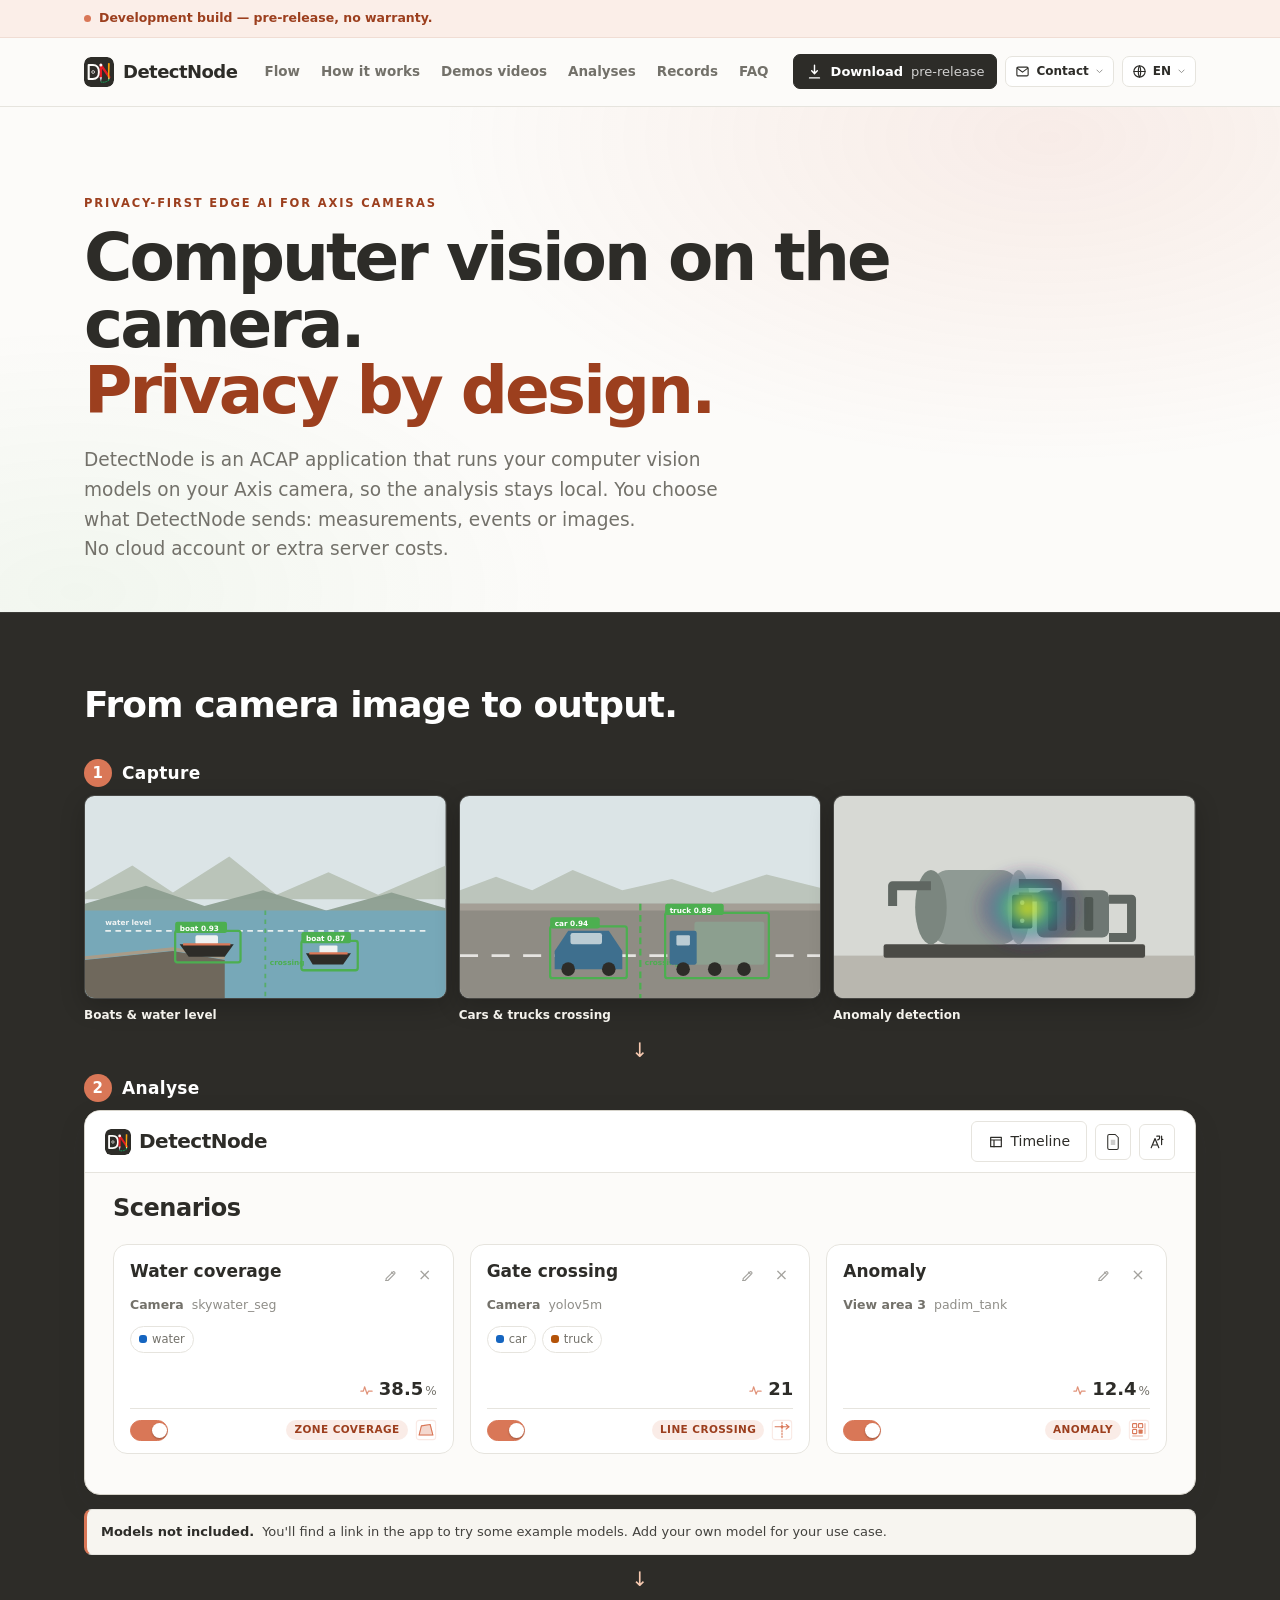
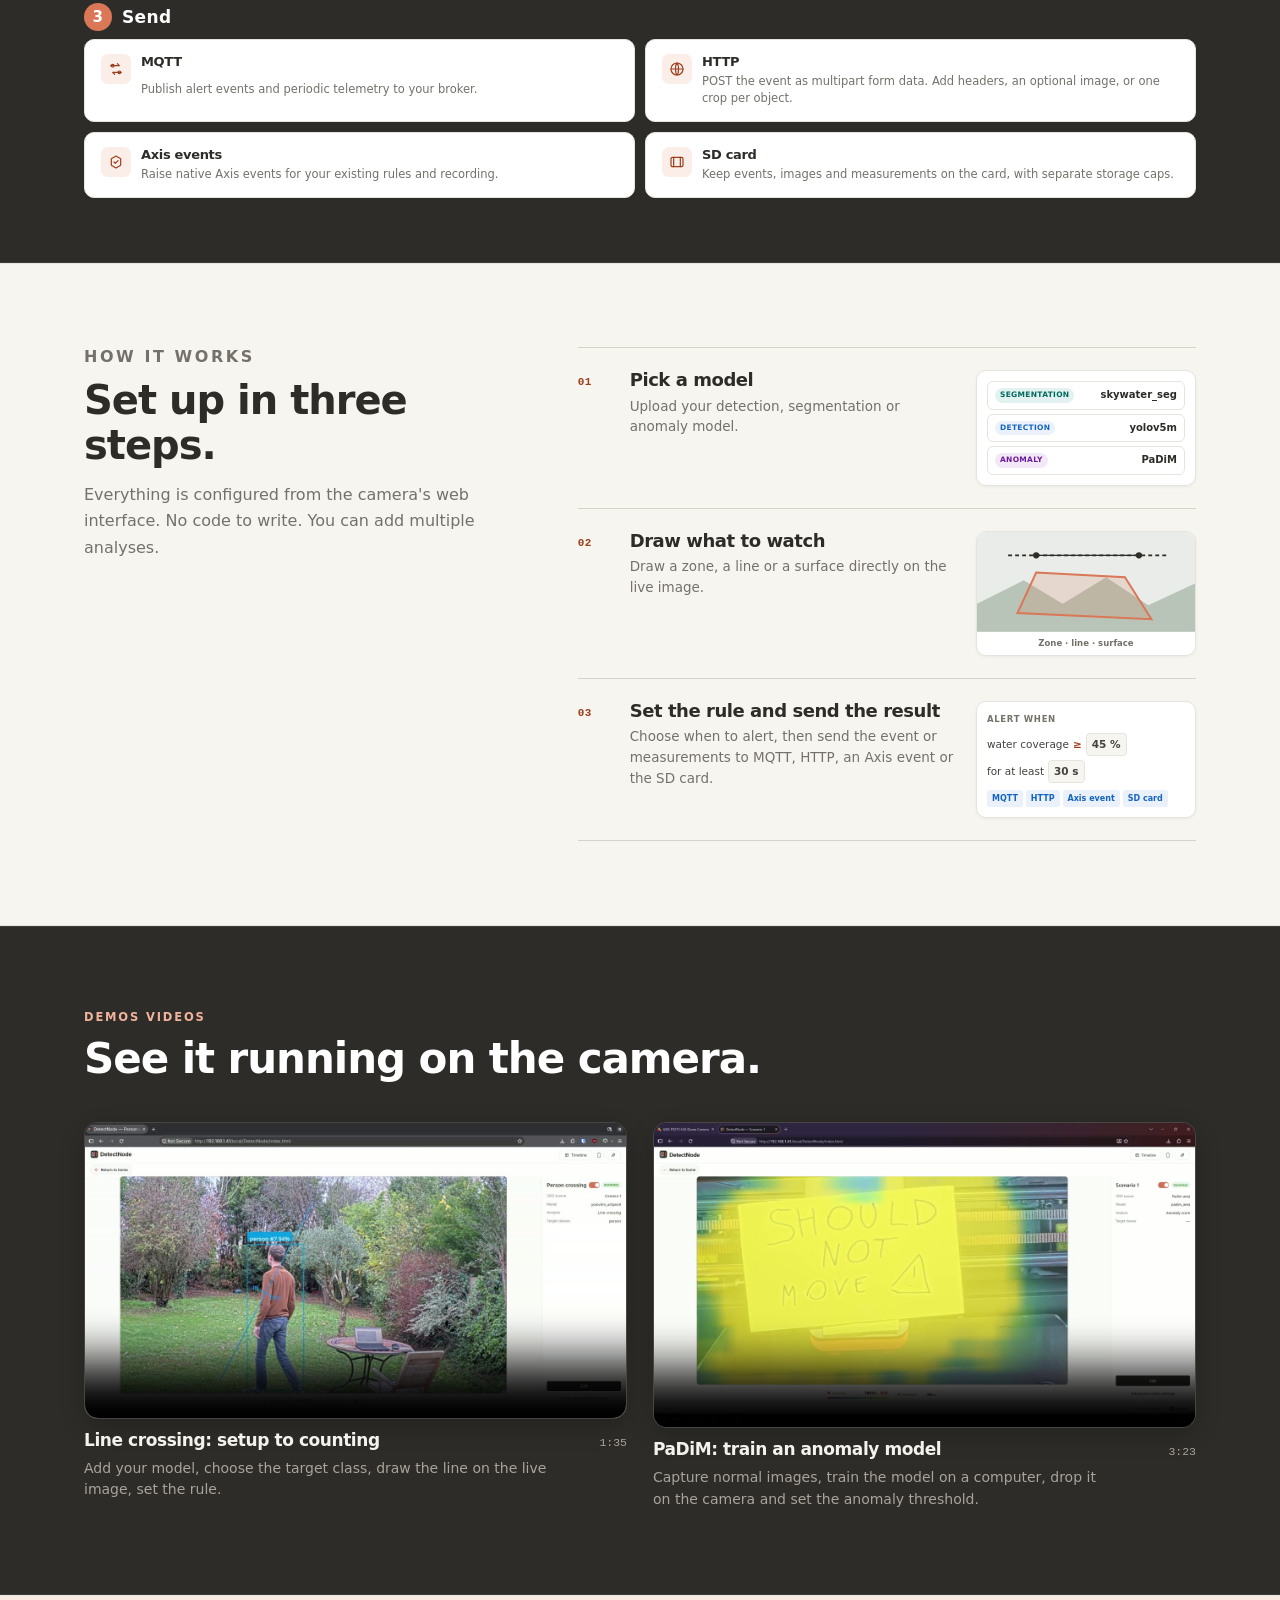
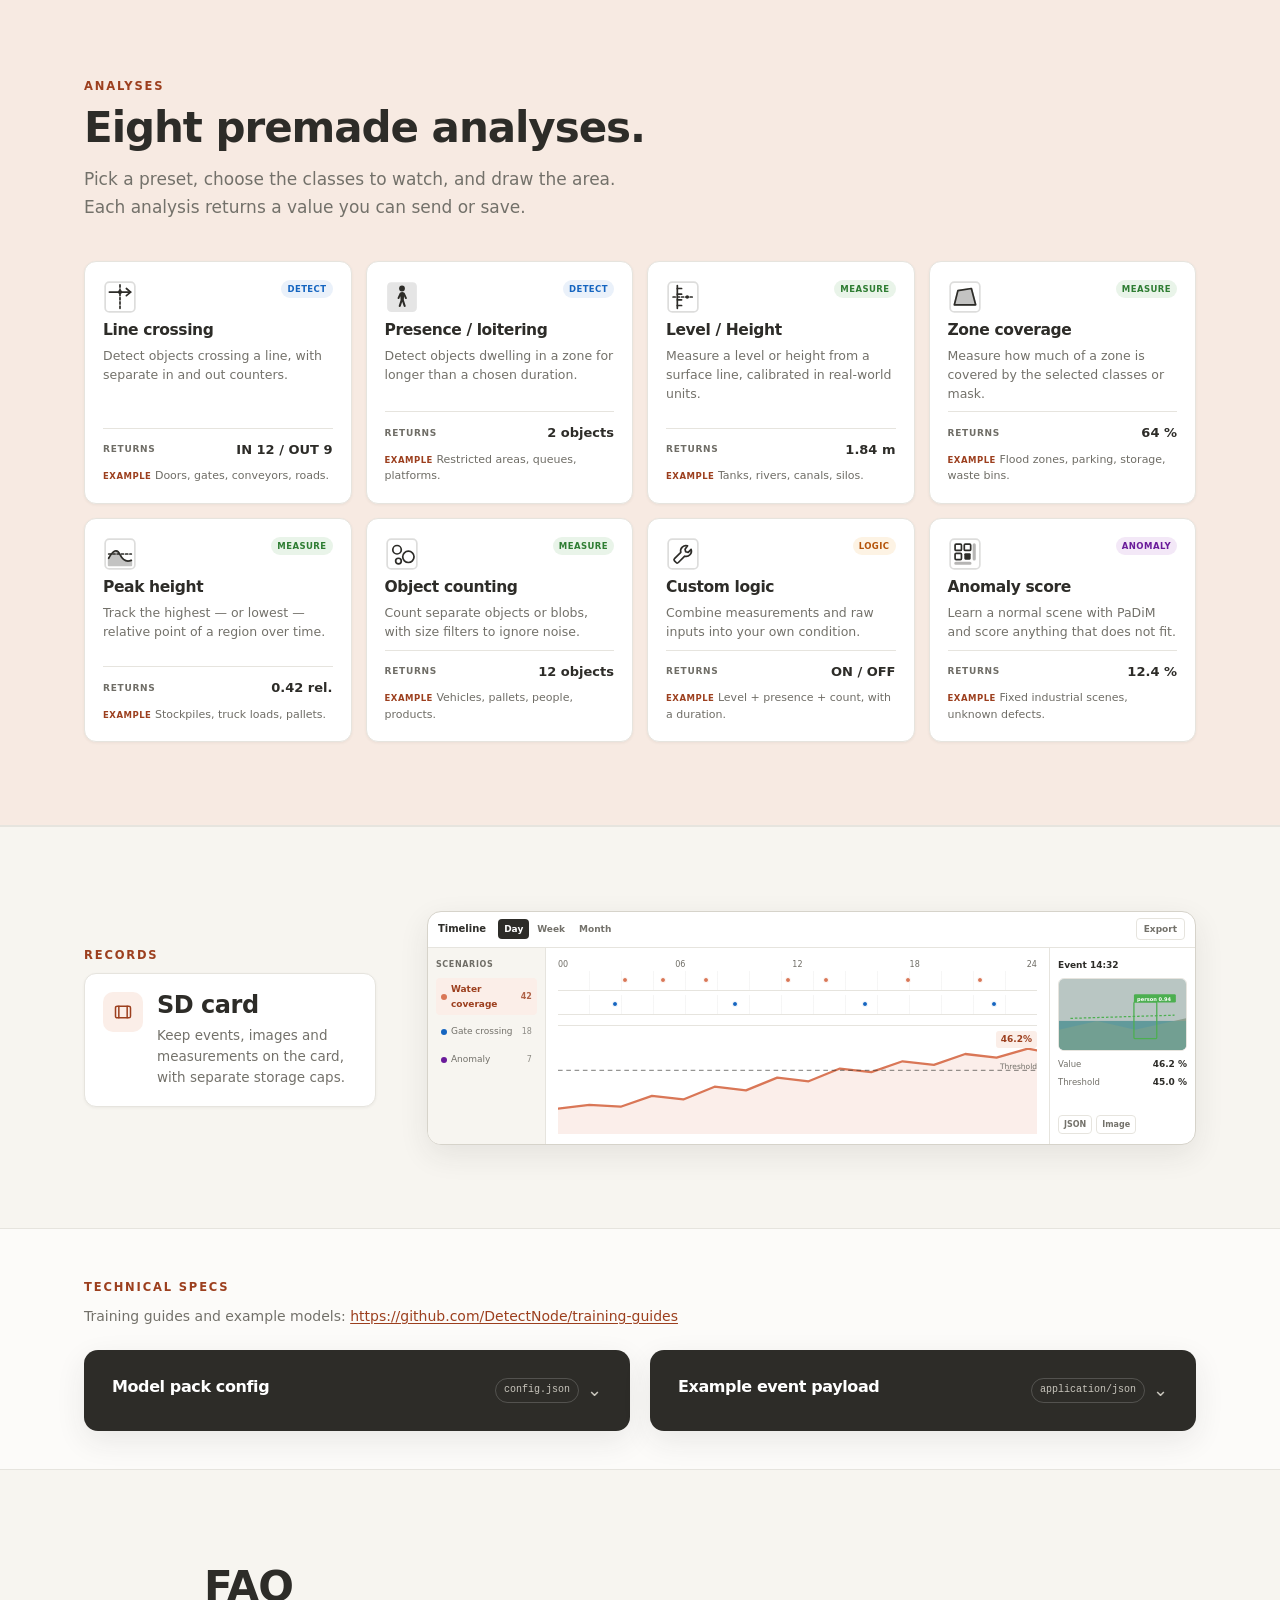
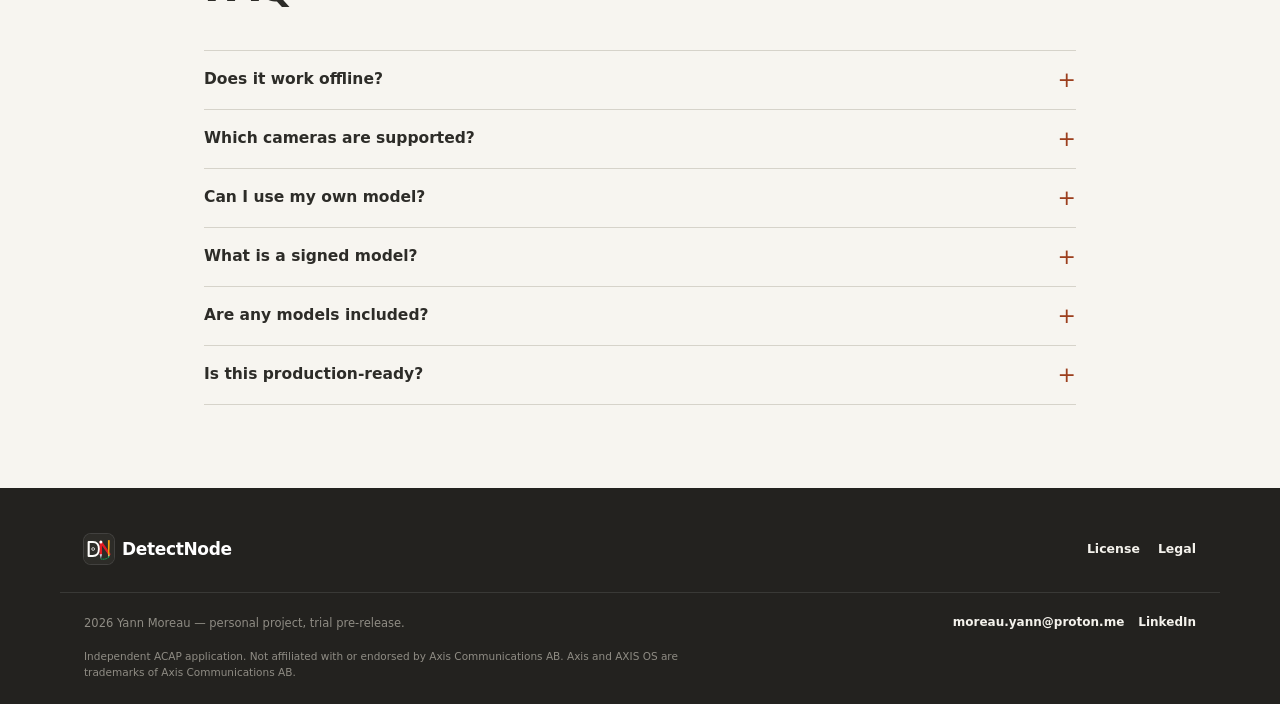
<file: index.html>
<!DOCTYPE html>
<html lang="en">
<head>
<meta charset="utf-8" />
<meta name="viewport" content="width=device-width, initial-scale=1" />
<title>DetectNode — Privacy-first computer vision for Axis cameras</title>
<meta name="description" content="DetectNode is an ACAP application that runs your computer vision models on the camera itself. Analyze locally and send only what you choose — no cloud account or server costs." />
<meta name="theme-color" content="#fcfbf9" />
<link rel="icon" type="image/svg+xml" href="favicon.svg" />
<link rel="stylesheet" href="styles.css" />

<meta property="og:type" content="website" />
<meta property="og:title" content="DetectNode — Privacy-first computer vision for Axis cameras" />
<meta property="og:description" content="Privacy-first computer vision for Axis cameras. DetectNode runs models on the camera and sends only what you choose — no cloud account or server costs." />
<meta property="og:image" content="og-image.png" />
<meta property="og:image:width" content="1200" />
<meta property="og:image:height" content="630" />
<meta name="twitter:card" content="summary_large_image" />
<meta name="twitter:image" content="og-image.png" />
</head>
<body>

<!-- ============================================================ Dev banner -->
<div class="banner">
  <div class="wrap banner-inner">
    <span class="banner-dot" aria-hidden="true"></span>
    <span data-i18n="banner.dev">Development build — pre-release, no warranty.</span>
  </div>
</div>

<!-- ================================================================ Top bar -->
<header class="topbar" id="top">
  <div class="wrap topbar-inner">
    <a class="brand" href="#top" aria-label="DetectNode — home">
      <img class="brand-mark" src="favicon.svg" alt="" width="30" height="30" />
      <span class="brand-name">DetectNode</span>
    </a>

    <nav class="nav" id="nav" aria-label="Sections">
      <a href="#pipeline" data-i18n="nav.pipeline">Flow</a>
      <a href="#how" data-i18n="nav.how">How it works</a>
      <a href="#demos" data-i18n="nav.demos">Demos videos</a>
      <a href="#analyses" data-i18n="nav.analyses">Analyses</a>
      <a href="#records" data-i18n="nav.records">Records</a>
      <a href="#faq" data-i18n="nav.faq">FAQ</a>
    </nav>

    <div class="topbar-actions">
      <a class="btn btn-primary btn-sm topbar-download" href="https://github.com/DetectNode/DetectNode.github.io/releases/download/v0.0.1/signed_DetectNode_0_0_1_aarch64.eap" target="_blank" rel="noopener" aria-label="Download the pre-release" title="Download the pre-release" data-i18n-aria="cta.downloadLabel" data-i18n-title="cta.downloadLabel">
        <svg viewBox="0 0 24 24" fill="none" stroke="currentColor" stroke-width="2" stroke-linecap="round" stroke-linejoin="round" aria-hidden="true"><path d="M12 3v12m0 0-4-4m4 4 4-4M5 21h14"/></svg>
        <span data-i18n="cta.downloadVerb">Download</span>
        <span class="btn-qualifier" data-i18n="cta.downloadQualifier">pre-release</span>
      </a>

      <div class="contact" id="contact">
        <button type="button" class="lang-btn contact-btn" id="contactBtn" aria-haspopup="true" aria-expanded="false" aria-label="Contact" title="Contact">
          <svg class="contact-icon" viewBox="0 0 24 24" fill="none" stroke="currentColor" stroke-width="1.8" stroke-linecap="round" stroke-linejoin="round" aria-hidden="true"><rect x="3" y="5" width="18" height="14" rx="2"/><path d="m4 7 8 6 8-6"/></svg>
          <span class="contact-label" data-i18n="contact.label">Contact</span>
          <svg class="caret" viewBox="0 0 24 24" fill="none" stroke="currentColor" stroke-width="2.4" stroke-linecap="round" stroke-linejoin="round" aria-hidden="true"><path d="m5 8 7 7 7-7"/></svg>
        </button>
        <div class="contact-menu" role="menu">
          <a role="menuitem" href="mailto:moreau.yann@proton.me">
            <span class="contact-menu-icon"><svg viewBox="0 0 24 24" fill="none" stroke="currentColor" stroke-width="1.8" stroke-linecap="round" stroke-linejoin="round" aria-hidden="true"><rect x="3" y="5" width="18" height="14" rx="2"/><path d="m4 7 8 6 8-6"/></svg></span>
            <span class="contact-menu-text"><strong data-i18n="contact.email">Email</strong><small>moreau.yann@proton.me</small></span>
          </a>
          <a role="menuitem" href="https://www.linkedin.com/in/yann-moreau/" target="_blank" rel="noopener">
            <span class="contact-menu-icon"><svg viewBox="0 0 24 24" fill="currentColor" aria-hidden="true"><path d="M4.98 3.5a2.5 2.5 0 1 1 0 5 2.5 2.5 0 0 1 0-5zM3 9h4v12H3zM9 9h3.8v1.7h.1c.5-.9 1.8-1.9 3.7-1.9 4 0 4.7 2.6 4.7 6V21h-4v-5.5c0-1.3 0-3-1.8-3s-2.1 1.4-2.1 2.9V21H9z"/></svg></span>
            <span class="contact-menu-text"><strong data-i18n="contact.linkedin">LinkedIn</strong><small>Yann Moreau</small></span>
          </a>
        </div>
      </div>

      <div class="lang" id="lang">
        <button class="lang-btn" id="langBtn" aria-haspopup="true" aria-expanded="false" aria-label="Language" title="Language">
          <svg class="globe" viewBox="0 0 24 24" fill="none" stroke="currentColor" stroke-width="1.8" stroke-linecap="round" aria-hidden="true">
            <circle cx="12" cy="12" r="9"/><path d="M3 12h18M12 3c2.5 2.6 2.5 15.4 0 18M12 3c-2.5 2.6-2.5 15.4 0 18"/>
          </svg>
          <span id="langCurrent">EN</span>
          <svg class="caret" viewBox="0 0 24 24" fill="none" stroke="currentColor" stroke-width="2.4" stroke-linecap="round" stroke-linejoin="round" aria-hidden="true"><path d="m5 8 7 7 7-7"/></svg>
        </button>
        <div class="lang-menu" role="menu">
          <button type="button" role="menuitem" data-lang="en">English <span class="tag">EN</span></button>
          <button type="button" role="menuitem" data-lang="fr">Français <span class="tag">FR</span></button>
          <button type="button" role="menuitem" data-lang="sv">Svenska <span class="tag">SV</span></button>
        </div>
      </div>

      <button class="menu-btn" id="menuBtn" aria-controls="nav" aria-expanded="false" aria-label="Menu" title="Menu">
        <span></span><span></span><span></span>
      </button>
    </div>
  </div>
</header>

<main id="main">

  <!-- ================================================================= Hero -->
  <section class="hero">
    <div class="wrap">
      <div class="hero-copy reveal">
        <p class="eyebrow" data-i18n="hero.eyebrow">Privacy-first edge AI for Axis cameras</p>
        <h1>
          <span class="hero-line" data-i18n="hero.title1">Computer vision on the camera.</span>
          <span class="hero-line hero-line-accent" data-i18n="hero.title2">Privacy by design.</span>
        </h1>
        <p class="lead">
          <span data-i18n="hero.lead">DetectNode is an ACAP application that runs your computer vision models on your Axis camera, so the analysis stays local. You choose what DetectNode sends: measurements, events or images.</span><br />
          <span data-i18n="hero.lead2">No cloud account or extra server costs.</span>
        </p>
      </div>

    </div>
  </section>

  <!-- ============================================================ Pipeline -->
  <section class="pipeline" id="pipeline" aria-labelledby="pipelineTitle">
    <div class="wrap">
      <div class="pipeline-head">
        <h2 id="pipelineTitle" data-i18n="pipeline.title">From camera image to output.</h2>
      </div>

      <div class="pipeline-flow">
        <div class="pipeline-stage pipeline-stage-capture reveal">
          <span class="pipeline-label">
            <span class="pipeline-num" aria-hidden="true">1</span>
            <span data-i18n="pipeline.capture">Capture</span>
          </span>
          <div class="pipeline-example-grid">
            <figure class="pipeline-example">
              <div class="pipeline-camera" aria-hidden="true">
            <svg viewBox="0 0 320 180" preserveAspectRatio="xMidYMid slice">
              <rect width="320" height="180" fill="#dbe4e6"/>
              <path d="M0 86 42 62 78 86 128 54 170 88 216 68 260 88 320 62v30H0Z" fill="#b4bfb2" opacity=".85"/>
              <path d="M0 96 54 80 106 98 158 84 214 102 272 86 320 100v20H0Z" fill="#8e9f91" opacity=".95"/>
              <rect y="102" width="320" height="78" fill="#7fa9b3"/>
              <rect y="102" width="320" height="78" fill="#2196f3" opacity=".08"/>
              <line x1="18" y1="120" x2="302" y2="120" stroke="#fcfbf9" stroke-width="1.5" stroke-dasharray="5 4" opacity=".85"/>
              <text x="18" y="115" font-family="system-ui, sans-serif" font-size="6.5" font-weight="700" fill="#fcfbf9" opacity=".9">water level</text>
              <path d="M0 146 78 138 124 146v34H0Z" fill="#6f685c"/>
              <path d="M0 144 78 136 124 144" stroke="#a89c89" stroke-width="3" fill="none"/>
              <g>
                <path d="M84 132h48l-8 11H92Z" fill="#2d2c28"/>
                <rect x="98" y="124" width="20" height="8" rx="1.5" fill="#fcfbf9" opacity=".9"/>
                <path d="M87 132h42" stroke="#d97757" stroke-width="2"/>
                <rect x="80" y="120" width="58" height="28" rx="2" fill="none" stroke="#4caf50" stroke-width="2"/>
                <rect x="80" y="112" width="46" height="10" rx="2" fill="#4caf50"/>
                <text x="84" y="120" font-family="system-ui, sans-serif" font-size="6.5" font-weight="700" fill="#fff">boat 0.93</text>
              </g>
              <g>
                <path d="M196 140h40l-7 10h-27Z" fill="#2d2c28"/>
                <rect x="208" y="133" width="16" height="7" rx="1" fill="#fcfbf9" opacity=".9"/>
                <path d="M199 140h34" stroke="#d97757" stroke-width="2"/>
                <rect x="192" y="129" width="50" height="26" rx="2" fill="none" stroke="#4caf50" stroke-width="2"/>
                <rect x="192" y="121" width="44" height="10" rx="2" fill="#4caf50"/>
                <text x="196" y="129" font-family="system-ui, sans-serif" font-size="6.5" font-weight="700" fill="#fff">boat 0.87</text>
              </g>
              <line x1="160" y1="102" x2="160" y2="180" stroke="#4caf50" stroke-width="1.6" stroke-dasharray="4 4" opacity=".75"/>
              <text x="164" y="150" font-family="system-ui, sans-serif" font-size="6.5" font-weight="700" fill="#4caf50">crossing</text>
            </svg>
              </div>
              <figcaption>
                <span class="pipeline-example-title" data-i18n="pipeline.example.water">Boats &amp; water level</span>
              </figcaption>
            </figure>
            <figure class="pipeline-example">
              <div class="pipeline-camera" aria-hidden="true">
            <svg viewBox="0 0 320 180" preserveAspectRatio="xMidYMid slice">
              <rect width="320" height="180" fill="#dbe4e6"/>
              <path d="M0 84 32 72 64 84 100 66 144 84 188 74 224 86 272 70 320 82v22H0Z" fill="#b4bfb2" opacity=".8"/>
              <rect y="96" width="320" height="84" fill="#8f8c84"/>
              <rect y="96" width="320" height="6" fill="#a49f96"/>
              <line x1="0" y1="142" x2="320" y2="142" stroke="#fcfbf9" stroke-width="2.5" stroke-dasharray="16 12" opacity=".8"/>
              <line x1="160" y1="96" x2="160" y2="180" stroke="#4caf50" stroke-width="2" stroke-dasharray="6 4"/>
              <text x="164" y="150" font-family="system-ui, sans-serif" font-size="6.5" font-weight="700" fill="#4caf50">crossing</text>
              <g>
                <path d="M84 138 96 120h36l12 18v16H84Z" fill="#3e6f8e"/>
                <rect x="98" y="122" width="28" height="10" rx="2" fill="#dbe4e6" opacity=".8"/>
                <circle cx="96" cy="154" r="6" fill="#2d2c28"/>
                <circle cx="132" cy="154" r="6" fill="#2d2c28"/>
                <rect x="80" y="116" width="68" height="46" rx="2" fill="none" stroke="#4caf50" stroke-width="2"/>
                <rect x="80" y="108" width="44" height="10" rx="2" fill="#4caf50"/>
                <text x="84" y="116" font-family="system-ui, sans-serif" font-size="6.5" font-weight="700" fill="#fff">car 0.94</text>
              </g>
              <g>
                <rect x="208" y="112" width="62" height="38" rx="2" fill="#8c9f8f"/>
                <rect x="186" y="120" width="24" height="30" rx="2" fill="#3e6f8e"/>
                <rect x="192" y="124" width="12" height="9" rx="1" fill="#dbe4e6" opacity=".8"/>
                <circle cx="198" cy="154" r="6" fill="#2d2c28"/>
                <circle cx="226" cy="154" r="6" fill="#2d2c28"/>
                <circle cx="252" cy="154" r="6" fill="#2d2c28"/>
                <rect x="182" y="104" width="92" height="58" rx="2" fill="none" stroke="#4caf50" stroke-width="2"/>
                <rect x="182" y="96" width="52" height="10" rx="2" fill="#4caf50"/>
                <text x="186" y="104" font-family="system-ui, sans-serif" font-size="6.5" font-weight="700" fill="#fff">truck 0.89</text>
              </g>
            </svg>
              </div>
              <figcaption>
                <span class="pipeline-example-title" data-i18n="pipeline.example.traffic">Cars &amp; trucks crossing</span>
              </figcaption>
            </figure>
            <figure class="pipeline-example">
              <div class="pipeline-camera" aria-hidden="true">
            <svg viewBox="0 0 320 180" preserveAspectRatio="xMidYMid slice">
              <defs>
                <radialGradient id="padimHeat" cx="50%" cy="50%" r="50%">
                  <stop offset="0" stop-color="#fde725" stop-opacity=".95"/>
                  <stop offset=".16" stop-color="#b5de2b" stop-opacity=".85"/>
                  <stop offset=".34" stop-color="#35b779" stop-opacity=".72"/>
                  <stop offset=".52" stop-color="#26828e" stop-opacity=".58"/>
                  <stop offset=".72" stop-color="#3e4989" stop-opacity=".4"/>
                  <stop offset="1" stop-color="#440154" stop-opacity="0"/>
                </radialGradient>
                <filter id="padimBlur" x="-50%" y="-50%" width="200%" height="200%">
                  <feGaussianBlur stdDeviation="5"/>
                </filter>
              </defs>
              <rect width="320" height="180" fill="#d7d9d4"/>
              <rect y="142" width="320" height="38" fill="#b9b7af"/>
              <rect x="44" y="132" width="232" height="12" rx="2" fill="#4a4a45"/>
              <rect x="86" y="66" width="78" height="66" rx="16" fill="#8f9a94"/>
              <ellipse cx="86" cy="99" rx="14" ry="33" fill="#7b867f"/>
              <ellipse cx="164" cy="99" rx="10" ry="33" fill="#a3ada7"/>
              <rect x="180" y="84" width="64" height="42" rx="6" fill="#6e7773"/>
              <rect x="190" y="90" width="8" height="30" rx="2" fill="#4f5853"/>
              <rect x="206" y="90" width="8" height="30" rx="2" fill="#4f5853"/>
              <rect x="222" y="90" width="8" height="30" rx="2" fill="#4f5853"/>
              <path d="M164 78h34v12h-34" fill="none" stroke="#5f6661" stroke-width="8" stroke-linejoin="round"/>
              <path d="M244 92h20v34h-20" fill="none" stroke="#5f6661" stroke-width="8" stroke-linejoin="round"/>
              <path d="M86 80H52v18" fill="none" stroke="#5f6661" stroke-width="8" stroke-linejoin="round"/>
              <rect x="158" y="88" width="18" height="30" rx="2" fill="#3f4541"/>
              <circle cx="167" cy="95" r="2" fill="#cfd2cc"/>
              <circle cx="167" cy="111" r="2" fill="#cfd2cc"/>
              <ellipse cx="172" cy="100" rx="48" ry="38" fill="url(#padimHeat)" filter="url(#padimBlur)"/>
            </svg>
              </div>
              <figcaption>
                <span class="pipeline-example-title" data-i18n="pipeline.example.machine">Anomaly detection</span>
              </figcaption>
            </figure>
          </div>
        </div>

        <span class="pipeline-arrow" aria-hidden="true">↓</span>

        <div class="pipeline-stage pipeline-stage-app reveal">
          <span class="pipeline-label">
            <span class="pipeline-num" aria-hidden="true">2</span>
            <span data-i18n="pipeline.analyse">Analyse</span>
          </span>
          <div class="app-frame-wrap reveal">
            <div class="app-frame">
              <div class="app-screen" aria-hidden="true">
                <div class="app-topbar">
                  <span class="app-brand">
                    <img src="favicon.svg" alt="" width="26" height="26" />
                    <span>DetectNode</span>
                  </span>
                  <span class="app-actions">
                    <span class="app-btn">
                      <svg viewBox="0 0 24 24" width="16" height="16" fill="none" stroke="currentColor" stroke-width="1.8" stroke-linecap="round" stroke-linejoin="round" aria-hidden="true"><path d="M4 5h16v14H4z"/><path d="M4 9h16M9 9v10"/></svg>
                      <span data-i18n="scenarios.app.timeline">Timeline</span>
                    </span>
                    <span class="app-icon-btn" title="SD card">
                      <svg viewBox="0 0 24 24" width="18" height="18" aria-hidden="true">
                        <rect x="9" y="9" width="6" height="7" fill="currentColor" opacity=".24"/>
                        <path d="M7 2h8l4 4v14a2 2 0 0 1-2 2H7a2 2 0 0 1-2-2V4a2 2 0 0 1 2-2z" fill="none" stroke="currentColor" stroke-width="1.4" stroke-linejoin="round"/>
                      </svg>
                    </span>
                    <span class="app-icon-btn app-lang-btn" title="Language">
                      <svg fill="currentColor" aria-hidden="true" width="16" height="16" viewBox="0 0 20 20" xmlns="http://www.w3.org/2000/svg"><path d="M9.74 1.99a.75.75 0 1 0 0 1.5h2.76v1.26c0 .55-.2.98-.48 1.27-.29.29-.71.48-1.27.48a.75.75 0 0 0 0 1.5c.92 0 1.74-.32 2.33-.92.6-.6.92-1.42.92-2.33v-2a.75.75 0 0 0-.75-.75l-3.5-.01ZM8.2 5.46a.75.75 0 0 0-1.38 0l-3.3 7.98-.01.03-1.44 3.5a.75.75 0 0 0 1.38.57l1.26-3.05h5.6l1.26 3.04a.75.75 0 0 0 1.38-.57L8.2 5.46ZM9.7 13H5.31L7.5 7.71 9.68 13ZM15.74 2c.42 0 .75.34.75.75V6h.76a.75.75 0 0 1 0 1.5h-.76v5.75a.75.75 0 0 1-1.5 0V2.75c0-.41.34-.75.75-.75Z"/></svg>
                    </span>
                  </span>
                </div>

                <div class="app-view">
                  <h3 class="app-view-title" data-i18n="scenarios.app.title">Scenarios</h3>
                  <div class="scenario-grid">

                    <article class="scenario-card">
                      <div class="scenario-head">
                        <span class="scenario-name" data-i18n="scenarios.card.waterTitle">Water coverage</span>
                        <span class="scenario-icon" aria-hidden="true"><svg viewBox="0 0 24 24" width="15" height="15" fill="none" stroke="currentColor" stroke-width="1.8" stroke-linecap="round" stroke-linejoin="round"><path d="M4 20h4l10.5-10.5a2.1 2.1 0 0 0-3-3L5 17v3Z"/><path d="M13.5 6.5l3 3"/></svg></span>
                        <span class="scenario-icon scenario-remove" aria-hidden="true">×</span>
                      </div>
                      <div class="scenario-meta"><span class="meta-source" data-i18n="scenarios.card.source1">Camera</span><span class="meta-model">skywater_seg</span></div>
                      <div class="scenario-classes"><span class="class-chip"><span class="class-dot water"></span>water</span></div>
                      <div class="scenario-bottom">
                        <div class="scenario-value"><span class="value-icon" aria-hidden="true"><svg viewBox="0 0 24 24" width="15" height="15" fill="none" stroke="currentColor" stroke-width="1.9" stroke-linecap="round" stroke-linejoin="round"><path d="M3 13h4l2-7 4 12 2-5h6"/></svg></span><span class="value-number">38.5<span class="value-unit">%</span></span></div>
                        <div class="scenario-footer"><span class="ui-switch on" aria-hidden="true"><span class="ui-switch-knob"></span></span><span class="scenario-type"><span class="status-chip" data-i18n="scenarios.card.statusCoverage">Zone coverage</span><span class="scenario-kind" aria-hidden="true"><svg viewBox="0 0 48 48" fill="none" stroke="currentColor" stroke-width="2.4" stroke-linecap="round" stroke-linejoin="round"><rect x="3" y="3" width="42" height="42" rx="6" opacity=".16"/><polygon points="9,35 14,15 33,12 39,35" fill="currentColor" opacity=".28"/><polygon points="9,35 14,15 33,12 39,35"/></svg></span></span></div>
                      </div>
                    </article>

                    <article class="scenario-card">
                      <div class="scenario-head">
                        <span class="scenario-name" data-i18n="scenarios.card.gateTitle">Gate crossing</span>
                        <span class="scenario-icon" aria-hidden="true"><svg viewBox="0 0 24 24" width="15" height="15" fill="none" stroke="currentColor" stroke-width="1.8" stroke-linecap="round" stroke-linejoin="round"><path d="M4 20h4l10.5-10.5a2.1 2.1 0 0 0-3-3L5 17v3Z"/><path d="M13.5 6.5l3 3"/></svg></span>
                        <span class="scenario-icon scenario-remove" aria-hidden="true">×</span>
                      </div>
                      <div class="scenario-meta"><span class="meta-source" data-i18n="scenarios.card.source2">Camera</span><span class="meta-model">yolov5m</span></div>
                      <div class="scenario-classes"><span class="class-chip"><span class="class-dot car"></span>car</span><span class="class-chip"><span class="class-dot truck"></span>truck</span></div>
                      <div class="scenario-bottom">
                        <div class="scenario-value"><span class="value-icon" aria-hidden="true"><svg viewBox="0 0 24 24" width="15" height="15" fill="none" stroke="currentColor" stroke-width="1.9" stroke-linecap="round" stroke-linejoin="round"><path d="M3 13h4l2-7 4 12 2-5h6"/></svg></span><span class="value-number">21</span></div>
                        <div class="scenario-footer"><span class="ui-switch on" aria-hidden="true"><span class="ui-switch-knob"></span></span><span class="scenario-type"><span class="status-chip" data-i18n="scenarios.card.statusCrossing">Line crossing</span><span class="scenario-kind" aria-hidden="true"><svg viewBox="0 0 48 48" fill="none" stroke="currentColor" stroke-width="2.4" stroke-linecap="round" stroke-linejoin="round"><rect x="3" y="3" width="42" height="42" rx="6" opacity=".16"/><line x1="24" y1="7" x2="24" y2="41" stroke-dasharray="3 3"/><line x1="9" y1="17" x2="39" y2="17"/><polyline points="33,12 39,17 33,22"/><circle cx="24" cy="17" r="3" fill="currentColor" stroke="none"/></svg></span></span></div>
                      </div>
                    </article>

                    <article class="scenario-card">
                      <div class="scenario-head">
                        <span class="scenario-name" data-i18n="scenarios.card.anomalyTitle">Anomaly</span>
                        <span class="scenario-icon" aria-hidden="true"><svg viewBox="0 0 24 24" width="15" height="15" fill="none" stroke="currentColor" stroke-width="1.8" stroke-linecap="round" stroke-linejoin="round"><path d="M4 20h4l10.5-10.5a2.1 2.1 0 0 0-3-3L5 17v3Z"/><path d="M13.5 6.5l3 3"/></svg></span>
                        <span class="scenario-icon scenario-remove" aria-hidden="true">×</span>
                      </div>
                      <div class="scenario-meta"><span class="meta-source" data-i18n="scenarios.card.source3">View area 3</span><span class="meta-model">padim_tank</span></div>
                      <div class="scenario-classes"></div>
                      <div class="scenario-bottom">
                        <div class="scenario-value"><span class="value-icon" aria-hidden="true"><svg viewBox="0 0 24 24" width="15" height="15" fill="none" stroke="currentColor" stroke-width="1.9" stroke-linecap="round" stroke-linejoin="round"><path d="M3 13h4l2-7 4 12 2-5h6"/></svg></span><span class="value-number">12.4<span class="value-unit">%</span></span></div>
                        <div class="scenario-footer"><span class="ui-switch on" aria-hidden="true"><span class="ui-switch-knob"></span></span><span class="scenario-type"><span class="status-chip" data-i18n="scenarios.card.statusAnomaly">Anomaly</span><span class="scenario-kind" aria-hidden="true"><svg viewBox="0 0 48 48" fill="none" stroke="currentColor" stroke-width="2.4" stroke-linecap="round" stroke-linejoin="round"><rect x="3" y="3" width="42" height="42" rx="6" opacity=".16"/><rect x="10" y="10" width="9" height="9" rx="1.5"/><rect x="23" y="10" width="9" height="9" rx="1.5"/><rect x="10" y="23" width="9" height="9" rx="1.5"/><rect x="23" y="23" width="9" height="9" rx="1.5" fill="currentColor" stroke="none"/><rect x="36" y="10" width="2" height="22" rx="1" opacity=".35"/><rect x="10" y="36" width="22" height="2" rx="1" opacity=".35"/></svg></span></span></div>
                      </div>
                    </article>

                  </div>
                </div>
              </div>
            </div>
            <div class="models-note" role="note">
              <strong data-i18n="scenarios.modelsNoteTitle">Models not included.</strong>
              <span data-i18n="scenarios.modelsNote">You'll find a link in the app to try some example models. Add your own model for your use case.</span>
            </div>
          </div>
        </div>

        <span class="pipeline-arrow" aria-hidden="true">↓</span>

        <div class="pipeline-stage pipeline-stage-outputs reveal">
          <span class="pipeline-label">
            <span class="pipeline-num" aria-hidden="true">3</span>
            <span data-i18n="pipeline.outputs">Send</span>
          </span>
          <div class="pipeline-output-grid">
            <article class="pipeline-output-card">
              <span class="pipeline-output-icon" aria-hidden="true"><svg viewBox="0 0 24 24" width="16" height="16" fill="none" stroke="currentColor" stroke-width="1.8" stroke-linecap="round" stroke-linejoin="round"><path d="M4 7h13l-3-3M20 17H7l3 3"/><circle cx="7" cy="7" r="2"/><circle cx="17" cy="17" r="2"/></svg></span>
              <h3>MQTT</h3>
              <p data-i18n="outputs.mqtt.desc">Publish alert events and periodic telemetry to your broker.</p>
            </article>
            <article class="pipeline-output-card">
              <span class="pipeline-output-icon" aria-hidden="true"><svg viewBox="0 0 24 24" width="16" height="16" fill="none" stroke="currentColor" stroke-width="1.8" stroke-linecap="round" stroke-linejoin="round"><circle cx="12" cy="12" r="9"/><path d="M3 12h18M12 3c3 3 3 15 0 18M12 3c-3 3-3 15 0 18"/></svg></span>
              <h3>HTTP</h3>
              <p data-i18n="outputs.http.desc">POST the event as multipart form data. Add headers, an optional image, or one crop per object.</p>
            </article>
            <article class="pipeline-output-card">
              <span class="pipeline-output-icon" aria-hidden="true"><svg viewBox="0 0 24 24" width="16" height="16" fill="none" stroke="currentColor" stroke-width="1.8" stroke-linecap="round" stroke-linejoin="round"><path d="M12 3l7 4v10l-7 4-7-4V7z"/><path d="m9 12 2 2 4-4"/></svg></span>
              <h3><span data-i18n="outputs.axis.title">Axis events</span></h3>
              <p data-i18n="outputs.axis.desc">Raise native Axis events for your existing rules and recording.</p>
            </article>
            <article class="pipeline-output-card">
              <span class="pipeline-output-icon" aria-hidden="true"><svg viewBox="0 0 24 24" width="16" height="16" fill="none" stroke="currentColor" stroke-width="1.8" stroke-linecap="round" stroke-linejoin="round"><rect x="3" y="5" width="18" height="14" rx="2"/><path d="M7 5v14M17 5v14"/></svg></span>
              <h3><span data-i18n="outputs.storage.title">SD card</span></h3>
              <p data-i18n="outputs.storage.desc">Keep events, images and measurements on the card, with separate storage caps.</p>
            </article>
          </div>
        </div>
      </div>
    </div>
  </section>

  <!-- ============================================================ How -->
  <section class="section how" id="how">
    <div class="wrap how-layout">
      <div class="how-intro reveal">
        <p class="eyebrow" data-i18n="how.eyebrow">How it works</p>
        <h2 data-i18n="how.title">Set up in three steps.</h2>
        <p data-i18n="how.lead">Everything is configured from the camera's web interface. No code to write. You can add multiple analyses.</p>
      </div>

      <ol class="steps">
        <li class="step reveal">
          <span class="step-num">01</span>
          <div class="step-copy">
            <h3 data-i18n="how.step1.title">Pick a model</h3>
            <p data-i18n="how.step1.desc">Upload your detection, segmentation or anomaly model.</p>
          </div>
          <div class="step-ui model-ui" aria-hidden="true">
            <div class="mini-model"><span class="mini-task task-segmentation" data-i18n="how.mock.segmentation">Segmentation</span><strong>skywater_seg</strong></div>
            <div class="mini-model"><span class="mini-task task-detection" data-i18n="how.mock.detection">Detection</span><strong>yolov5m</strong></div>
            <div class="mini-model"><span class="mini-task task-anomaly" data-i18n="how.mock.anomaly">Anomaly</span><strong>PaDiM</strong></div>
          </div>
        </li>

        <li class="step reveal">
          <span class="step-num">02</span>
          <div class="step-copy">
            <h3 data-i18n="how.step2.title">Draw what to watch</h3>
            <p data-i18n="how.step2.desc">Draw a zone, a line or a surface directly on the live image.</p>
          </div>
          <div class="step-ui draw-ui" aria-hidden="true">
            <svg viewBox="0 0 280 128" fill="none">
              <rect width="280" height="128" rx="8" fill="#e9ece9"/>
              <path d="M0 92 60 62 110 92 166 58 220 94 280 66v62H0Z" fill="#b8c4b7"/>
              <polygon points="52,104 76,52 190,58 224,112" fill="rgba(217,119,87,.18)" stroke="#d97757" stroke-width="2.5"/>
              <line x1="40" y1="30" x2="244" y2="30" stroke="#2d2c28" stroke-width="2" stroke-dasharray="5 4"/>
              <circle cx="76" cy="30" r="4" fill="#2d2c28"/>
              <circle cx="208" cy="30" r="4" fill="#2d2c28"/>
              <line x1="76" y1="30" x2="208" y2="30" stroke="#2d2c28" stroke-width="1.5"/>
            </svg>
            <span class="draw-label" data-i18n="how.mock.figure">Zone · line · surface</span>
          </div>
        </li>

        <li class="step reveal">
          <span class="step-num">03</span>
          <div class="step-copy">
            <h3 data-i18n="how.step3.title">Set the rule and send the result</h3>
            <p data-i18n="how.step3.desc">Choose when to alert, then send the event or measurements to MQTT, HTTP, an Axis event or the SD card.</p>
          </div>
          <div class="step-ui rule-ui" aria-hidden="true">
            <span class="rule-label" data-i18n="how.mock.rule">Alert when</span>
            <div class="rule-sentence">
              <span data-i18n="how.mock.coverage">water coverage</span>
              <span class="rule-op">≥</span>
              <span class="rule-value">45 %</span>
              <span data-i18n="how.mock.forAtLeast">for at least</span>
              <span class="rule-value">30 s</span>
            </div>
            <div class="out-chips">
              <span>MQTT</span><span>HTTP</span><span data-i18n="how.mock.axis">Axis event</span><span data-i18n="how.mock.storage">SD card</span>
            </div>
          </div>
        </li>
      </ol>
    </div>
  </section>

  <!-- =============================================================== Demos -->
  <section class="section demos" id="demos">
    <div class="wrap">
      <div class="section-head reveal">
        <p class="eyebrow" data-i18n="demos.eyebrow">Demos videos</p>
        <h2 data-i18n="demos.title">See it running on the camera.</h2>
      </div>

      <div class="demo-grid">
        <figure class="demo-card reveal" tabindex="-1">
          <div class="demo-video">
            <video controls playsinline preload="none" poster="videos/line-crossing-poster.jpg" width="1920" height="1048" aria-label="Line crossing demo" data-i18n-aria="demos.line.title">
              <source src="videos/line-crossing.mp4" type="video/mp4" />
              <a href="videos/line-crossing.mp4" data-i18n="demos.fallback">Download the video</a>
            </video>
          </div>
          <figcaption>
            <div class="demo-title-row">
              <h3 data-i18n="demos.line.title">Line crossing: setup to counting</h3>
              <span class="demo-duration">1:35</span>
            </div>
            <p data-i18n="demos.line.desc">Add your model, choose the target class, draw the line on the live image, set the rule.</p>
          </figcaption>
        </figure>

        <figure class="demo-card reveal" tabindex="-1">
          <div class="demo-video">
            <video controls playsinline preload="none" poster="videos/padim-anomaly-poster.jpg" width="1920" height="1080" aria-label="PaDiM anomaly demo" data-i18n-aria="demos.padim.title">
              <source src="videos/padim-anomaly.mp4" type="video/mp4" />
              <a href="videos/padim-anomaly.mp4" data-i18n="demos.fallback">Download the video</a>
            </video>
          </div>
          <figcaption>
            <div class="demo-title-row">
              <h3 data-i18n="demos.padim.title">PaDiM: train an anomaly model</h3>
              <span class="demo-duration">3:23</span>
            </div>
            <p data-i18n="demos.padim.desc">Capture normal images, train the model on a computer, drop it on the camera and set the anomaly threshold.</p>
          </figcaption>
        </figure>
      </div>
    </div>
  </section>

  <!-- ============================================================ Analyses -->
  <section class="section analyses" id="analyses">
    <div class="wrap">
      <div class="section-head reveal">
        <p class="eyebrow" data-i18n="analyses.eyebrow">Analyses</p>
        <h2 data-i18n="analyses.title">Eight premade analyses.</h2>
        <p>
          <span data-i18n="analyses.lead">Pick a preset, choose the classes to watch, and draw the area.</span><br />
          <span data-i18n="analyses.lead2">Each analysis returns a value you can send or save.</span>
        </p>
      </div>

      <div class="analysis-grid">

        <article class="analysis-card reveal">
          <div class="an-top">
            <span class="an-icon">
              <svg viewBox="0 0 48 48" fill="none" stroke="currentColor" stroke-width="2.4" stroke-linecap="round" stroke-linejoin="round" aria-hidden="true"><rect x="3" y="3" width="42" height="42" rx="6" opacity=".16"/><line x1="24" y1="7" x2="24" y2="41" stroke-dasharray="3 3"/><line x1="9" y1="17" x2="39" y2="17"/><polyline points="33,12 39,17 33,22"/><circle cx="24" cy="17" r="3" fill="currentColor" stroke="none"/></svg>
            </span>
            <span class="an-cat cat-detect" data-i18n="analysis.cat.detect">Detect</span>
          </div>
          <h3 data-i18n="analysis.crossing.title">Line crossing</h3>
          <p data-i18n="analysis.crossing.desc">Detect objects crossing a line, with separate in and out counters.</p>
          <div class="an-result"><span data-i18n="analyses.returns">Returns</span><strong data-i18n="analysis.crossing.value">IN 12 / OUT 9</strong></div>
          <p class="an-example"><span data-i18n="analyses.example">Example</span> <span data-i18n="analysis.crossing.example">Doors, gates, conveyors, roads.</span></p>
        </article>

        <article class="analysis-card reveal">
          <div class="an-top">
            <span class="an-icon">
              <svg viewBox="0 0 48 48" fill="currentColor" aria-hidden="true"><rect x="3" y="3" width="42" height="42" rx="6" opacity=".12"/><circle cx="24" cy="12" r="4.1"/><path d="M24 17.1c-1.7 0-3.1 1-3.8 2.5l-2.4 5.4c-.3.7 0 1.5.7 1.8.7.3 1.5 0 1.8-.7l1.4-3.1.3 5.1-2.6 8.3c-.2.8.2 1.6 1 1.8.8.2 1.6-.2 1.8-1l2.1-6.6 2.1 6.6c.2.8 1 1.2 1.8 1 .8-.2 1.2-1 1-1.8l-2.6-8.3.3-5.1 1.4 3.1c.3.7 1.1 1 1.8.7.7-.3 1-1.1.7-1.8l-2.4-5.4c-.7-1.5-2.1-2.5-3.8-2.5z"/></svg>
            </span>
            <span class="an-cat cat-detect" data-i18n="analysis.cat.detect">Detect</span>
          </div>
          <h3 data-i18n="analysis.presence.title">Presence / loitering</h3>
          <p data-i18n="analysis.presence.desc">Detect objects dwelling in a zone for longer than a chosen duration.</p>
          <div class="an-result"><span data-i18n="analyses.returns">Returns</span><strong data-i18n="analysis.presence.value">2 objects</strong></div>
          <p class="an-example"><span data-i18n="analyses.example">Example</span> <span data-i18n="analysis.presence.example">Restricted areas, queues, platforms.</span></p>
        </article>

        <article class="analysis-card reveal">
          <div class="an-top">
            <span class="an-icon">
              <svg viewBox="0 0 48 48" fill="none" stroke="currentColor" stroke-width="2.4" stroke-linecap="round" stroke-linejoin="round" aria-hidden="true"><rect x="3" y="3" width="42" height="42" rx="6" opacity=".16"/><line x1="16" y1="8" x2="16" y2="40"/><line x1="16" y1="12" x2="22" y2="12"/><line x1="16" y1="20" x2="22" y2="20"/><line x1="16" y1="28" x2="22" y2="28"/><line x1="16" y1="36" x2="22" y2="36"/><line x1="10" y1="24" x2="40" y2="24" stroke-dasharray="3 3"/><circle cx="30" cy="24" r="2.5" fill="currentColor" stroke="none"/></svg>
            </span>
            <span class="an-cat cat-measure" data-i18n="analysis.cat.measure">Measure</span>
          </div>
          <h3 data-i18n="analysis.gauge.title">Level / Height</h3>
          <p data-i18n="analysis.gauge.desc">Measure a level or height from a surface line, calibrated in real-world units.</p>
          <div class="an-result"><span data-i18n="analyses.returns">Returns</span><strong data-i18n="analysis.gauge.value">1.84 m</strong></div>
          <p class="an-example"><span data-i18n="analyses.example">Example</span> <span data-i18n="analysis.gauge.example">Tanks, rivers, canals, silos.</span></p>
        </article>

        <article class="analysis-card reveal">
          <div class="an-top">
            <span class="an-icon">
              <svg viewBox="0 0 48 48" fill="none" stroke="currentColor" stroke-width="2.4" stroke-linecap="round" stroke-linejoin="round" aria-hidden="true"><rect x="3" y="3" width="42" height="42" rx="6" opacity=".16"/><polygon points="9,35 14,15 33,12 39,35" fill="currentColor" opacity=".28"/><polygon points="9,35 14,15 33,12 39,35"/></svg>
            </span>
            <span class="an-cat cat-measure" data-i18n="analysis.cat.measure">Measure</span>
          </div>
          <h3 data-i18n="analysis.fill.title">Zone coverage</h3>
          <p data-i18n="analysis.fill.desc">Measure how much of a zone is covered by the selected classes or mask.</p>
          <div class="an-result"><span data-i18n="analyses.returns">Returns</span><strong data-i18n="analysis.fill.value">64 %</strong></div>
          <p class="an-example"><span data-i18n="analyses.example">Example</span> <span data-i18n="analysis.fill.example">Flood zones, parking, storage, waste bins.</span></p>
        </article>

        <article class="analysis-card reveal">
          <div class="an-top">
            <span class="an-icon">
              <svg viewBox="0 0 48 48" fill="none" stroke="currentColor" stroke-width="2.4" stroke-linecap="round" stroke-linejoin="round" aria-hidden="true"><rect x="3" y="3" width="42" height="42" rx="6" opacity=".16"/><path d="M8 40 8 30Q18 12 24 25Q30 37 40 33L40 40Z" fill="currentColor" opacity=".28"/><path d="M8 30Q18 12 24 25Q30 37 40 33"/><line x1="8" y1="24" x2="40" y2="24" stroke-dasharray="3 3"/></svg>
            </span>
            <span class="an-cat cat-measure" data-i18n="analysis.cat.measure">Measure</span>
          </div>
          <h3 data-i18n="analysis.altitude.title">Peak height</h3>
          <p data-i18n="analysis.altitude.desc">Track the highest — or lowest — relative point of a region over time.</p>
          <div class="an-result"><span data-i18n="analyses.returns">Returns</span><strong data-i18n="analysis.altitude.value">0.42 rel.</strong></div>
          <p class="an-example"><span data-i18n="analyses.example">Example</span> <span data-i18n="analysis.altitude.example">Stockpiles, truck loads, pallets.</span></p>
        </article>

        <article class="analysis-card reveal">
          <div class="an-top">
            <span class="an-icon">
              <svg viewBox="0 0 48 48" fill="none" stroke="currentColor" stroke-width="2.4" stroke-linecap="round" stroke-linejoin="round" aria-hidden="true"><rect x="3" y="3" width="42" height="42" rx="6" opacity=".16"/><circle cx="17" cy="18" r="6"/><circle cx="33" cy="28" r="8"/><circle cx="19" cy="34" r="4"/></svg>
            </span>
            <span class="an-cat cat-measure" data-i18n="analysis.cat.measure">Measure</span>
          </div>
          <h3 data-i18n="analysis.blob.title">Object counting</h3>
          <p data-i18n="analysis.blob.desc">Count separate objects or blobs, with size filters to ignore noise.</p>
          <div class="an-result"><span data-i18n="analyses.returns">Returns</span><strong data-i18n="analysis.blob.value">12 objects</strong></div>
          <p class="an-example"><span data-i18n="analyses.example">Example</span> <span data-i18n="analysis.blob.example">Vehicles, pallets, people, products.</span></p>
        </article>

        <article class="analysis-card reveal">
          <div class="an-top">
            <span class="an-icon">
              <svg viewBox="0 0 48 48" fill="none" stroke="currentColor" stroke-width="2.4" stroke-linecap="round" stroke-linejoin="round" aria-hidden="true"><rect x="3" y="3" width="42" height="42" rx="6" opacity=".16"/><path d="M30.5 12.5a7.5 7.5 0 0 0-9.6 9.1L12 30.5a2.3 2.3 0 0 0 0 3.2l2.3 2.3a2.3 2.3 0 0 0 3.2 0l8.9-8.9a7.5 7.5 0 0 0 9.1-9.6l-4.2 4.2-3.5-.9-.9-3.5 3.6-4.8Z"/></svg>
            </span>
            <span class="an-cat cat-logic" data-i18n="analysis.cat.logic">Logic</span>
          </div>
          <h3 data-i18n="analysis.custom.title">Custom logic</h3>
          <p data-i18n="analysis.custom.desc">Combine measurements and raw inputs into your own condition.</p>
          <div class="an-result"><span data-i18n="analyses.returns">Returns</span><strong data-i18n="analysis.custom.value">ON / OFF</strong></div>
          <p class="an-example"><span data-i18n="analyses.example">Example</span> <span data-i18n="analysis.custom.example">Level + presence + count, with a duration.</span></p>
        </article>

        <article class="analysis-card reveal">
          <div class="an-top">
            <span class="an-icon">
              <svg viewBox="0 0 48 48" fill="none" stroke="currentColor" stroke-width="2.4" stroke-linecap="round" stroke-linejoin="round" aria-hidden="true"><rect x="3" y="3" width="42" height="42" rx="6" opacity=".16"/><rect x="10" y="10" width="9" height="9" rx="1.5"/><rect x="23" y="10" width="9" height="9" rx="1.5"/><rect x="10" y="23" width="9" height="9" rx="1.5"/><rect x="23" y="23" width="9" height="9" rx="1.5" fill="currentColor" stroke="none"/><rect x="36" y="10" width="2" height="22" rx="1" opacity=".35"/><rect x="10" y="36" width="22" height="2" rx="1" opacity=".35"/></svg>
            </span>
            <span class="an-cat cat-anomaly" data-i18n="analysis.cat.anomaly">Anomaly</span>
          </div>
          <h3 data-i18n="analysis.anomaly.title">Anomaly score</h3>
          <p data-i18n="analysis.anomaly.desc">Learn a normal scene with PaDiM and score anything that does not fit.</p>
          <div class="an-result"><span data-i18n="analyses.returns">Returns</span><strong data-i18n="analysis.anomaly.value">12.4 %</strong></div>
          <p class="an-example"><span data-i18n="analyses.example">Example</span> <span data-i18n="analysis.anomaly.example">Fixed industrial scenes, unknown defects.</span></p>
        </article>
      </div>
    </div>
  </section>

  <!-- ============================================================ Records -->
  <section class="section records" id="records">
    <div class="wrap records-grid">
      <div class="records-copy reveal">
        <p class="eyebrow" data-i18n="records.eyebrow">Records</p>
        <div class="sd-note">
          <span class="sd-note-icon" aria-hidden="true">
            <svg viewBox="0 0 24 24" fill="none" stroke="currentColor" stroke-width="1.8" stroke-linecap="round" stroke-linejoin="round"><rect x="3" y="5" width="18" height="14" rx="2"/><path d="M7 5v14M17 5v14"/></svg>
          </span>
          <div>
            <h2 data-i18n="outputs.storage.title">SD card</h2>
            <p data-i18n="outputs.storage.desc">Keep events, images and measurements on the card, with separate storage caps.</p>
          </div>
        </div>
      </div>

      <div class="records-window reveal" aria-hidden="true">
        <div class="rec-top">
          <span class="rec-title" data-i18n="records.mock.timeline">Timeline</span>
          <span class="rec-tabs">
            <span class="rec-tab active" data-i18n="records.mock.day">Day</span>
            <span class="rec-tab" data-i18n="records.mock.week">Week</span>
            <span class="rec-tab" data-i18n="records.mock.month">Month</span>
          </span>
          <span class="rec-export" data-i18n="records.mock.export">Export</span>
        </div>
        <div class="rec-body">
          <aside class="rec-rail">
            <span class="rec-rail-title" data-i18n="records.mock.scenarios">Scenarios</span>
            <div class="rec-scenario active"><span class="dot"></span><span data-i18n="scenarios.card.waterTitle">Water coverage</span><small>42</small></div>
            <div class="rec-scenario"><span class="dot blue"></span><span data-i18n="scenarios.card.gateTitle">Gate crossing</span><small>18</small></div>
            <div class="rec-scenario"><span class="dot purple"></span><span data-i18n="scenarios.card.anomalyTitle">Anomaly</span><small>7</small></div>
          </aside>
          <div class="rec-main">
            <div class="rec-axis"><span>00</span><span>06</span><span>12</span><span>18</span><span>24</span></div>
            <div class="rec-track"><span class="ev" style="left:14%"></span><span class="ev" style="left:22%"></span><span class="ev" style="left:31%"></span><span class="ev" style="left:48%"></span><span class="ev" style="left:56%"></span><span class="ev" style="left:73%"></span><span class="ev" style="left:88%"></span></div>
            <div class="rec-track rec-track-2"><span class="ev blue" style="left:12%"></span><span class="ev blue" style="left:37%"></span><span class="ev blue" style="left:64%"></span><span class="ev blue" style="left:91%"></span></div>
            <div class="rec-graph">
              <span class="rec-graph-label">46.2%</span>
              <svg viewBox="0 0 520 110" fill="none" preserveAspectRatio="none">
                <path d="M0 82 34 78 68 80 102 68 136 72 170 58 204 62 238 48 272 52 306 38 340 42 374 30 408 34 442 22 476 26 510 16 520 18" stroke="#d97757" stroke-width="2.5" stroke-linecap="round" stroke-linejoin="round"/>
                <path d="M0 82 34 78 68 80 102 68 136 72 170 58 204 62 238 48 272 52 306 38 340 42 374 30 408 34 442 22 476 26 510 16 520 18V110H0Z" fill="rgba(217,119,87,.12)"/>
                <line x1="0" y1="40" x2="520" y2="40" stroke="#2d2c28" stroke-width="1.2" stroke-dasharray="5 4" opacity=".5"/>
              </svg>
              <span class="rec-threshold" data-i18n="records.mock.threshold">Threshold</span>
            </div>
          </div>
          <aside class="rec-detail">
            <span class="rec-detail-title" data-i18n="records.mock.event">Event 14:32</span>
            <div class="rec-shot">
              <svg viewBox="0 0 200 112" fill="none" preserveAspectRatio="xMidYMid slice">
                <rect width="200" height="112" fill="#b9c6c3"/>
                <rect y="66" width="200" height="46" fill="#76989b"/>
                <path d="M0 80 60 66 120 80 200 62v50H0Z" fill="#8c9f8f"/>
                <path d="M0 66h200v46H0z" fill="#1f9e9a" opacity=".24"/>
                <rect x="118" y="36" width="36" height="58" rx="2" fill="none" stroke="#4caf50" stroke-width="2"/>
                <rect x="118" y="24" width="66" height="13" rx="2" fill="#4caf50"/>
                <text x="123" y="34" font-family="system-ui, sans-serif" font-size="8" font-weight="700" fill="#fff">person 0.94</text>
                <line x1="18" y1="62" x2="182" y2="57" stroke="#4caf50" stroke-width="2" stroke-dasharray="4 3"/>
              </svg>
            </div>
            <div class="rec-fields">
              <span data-i18n="library.value">Value</span><strong>46.2 %</strong>
              <span data-i18n="library.threshold">Threshold</span><strong>45.0 %</strong>
            </div>
            <div class="rec-actions"><span data-i18n="records.mock.downloadJson">JSON</span><span data-i18n="records.mock.downloadImage">Image</span></div>
          </aside>
        </div>
      </div>
    </div>
  </section>

  <!-- ============================================================ Specs -->
  <section class="section specs" id="specs">
    <div class="wrap">
      <h2 class="eyebrow specs-eyebrow reveal" data-i18n="specs.eyebrow">Technical specs</h2>
      <p class="specs-guides reveal"><span data-i18n="specs.guides">Training guides and example models:</span> <a href="https://github.com/DetectNode/training-guides" target="_blank" rel="noopener">https://github.com/DetectNode/training-guides</a></p>

      <div class="specs-code-grid">
        <details class="spec-payload spec-disclosure reveal">
          <summary class="spec-head">
            <h3 data-i18n="specs.modelConfigTitle">Model pack config</h3>
            <span class="spec-badges"><span class="payload-badge">config.json</span><span class="spec-chevron" aria-hidden="true">⌄</span></span>
          </summary>
<pre class="payload"><code>{
  <span class="pk">"version"</span>: <span class="pn">1</span>,
  <span class="pk">"input"</span>: {
    <span class="pk">"layout"</span>: <span class="pv">"NCHW"</span>,
    <span class="pk">"width"</span>: <span class="pn">384</span>,
    <span class="pk">"height"</span>: <span class="pn">384</span>,
    <span class="pk">"preprocess"</span>: <span class="pv">"resize"</span>,
    <span class="pk">"channel_order"</span>: <span class="pv">"rgb"</span>,
    <span class="pk">"debug_stats"</span>: <span class="pb">false</span>,
    <span class="pk">"normalize"</span>: {
      <span class="pk">"mean"</span>: [<span class="pn">0.485</span>, <span class="pn">0.456</span>, <span class="pn">0.406</span>],
      <span class="pk">"std"</span>: [<span class="pn">0.229</span>, <span class="pn">0.224</span>, <span class="pn">0.225</span>]
    }
  },
  <span class="pk">"task"</span>: {
    <span class="pk">"task_type"</span>: <span class="pv">"segmentation"</span>,
    <span class="pk">"output"</span>: {
      <span class="pk">"mask_tensor_index"</span>: <span class="pn">0</span>,
      <span class="pk">"mask_mode"</span>: <span class="pv">"multiclass"</span>,
      <span class="pk">"mask_threshold"</span>: <span class="pn">0.5</span>,
      <span class="pk">"mask_apply_sigmoid"</span>: <span class="pb">false</span>,
      <span class="pk">"mask_channel_index"</span>: <span class="pn">2</span>,
      <span class="pk">"mask_num_classes"</span>: <span class="pn">4</span>
    }
  }
}</code></pre>
        </details>

        <details class="spec-payload spec-disclosure reveal">
          <summary class="spec-head">
            <h3 data-i18n="specs.payloadTitle">Example event payload</h3>
            <span class="spec-badges"><span class="payload-badge">application/json</span><span class="spec-chevron" aria-hidden="true">⌄</span></span>
          </summary>
<pre class="payload"><code>{
  <span class="pk">"scenario_id"</span>: <span class="pv">"water-coverage"</span>,
  <span class="pk">"source_id"</span>: <span class="pv">"camera-1"</span>,
  <span class="pk">"timestamp"</span>: <span class="pv">"2026-10-25T14:32:08Z"</span>,
  <span class="pk">"analysis"</span>: <span class="pv">"Water coverage"</span>,
  <span class="pk">"type"</span>: <span class="pv">"fill"</span>,
  <span class="pk">"unit"</span>: <span class="pv">"%"</span>,
  <span class="pk">"value"</span>: <span class="pn">46.2</span>,
  <span class="pk">"threshold"</span>: <span class="pn">45.0</span>,
  <span class="pk">"count"</span>: <span class="pn">0</span>,
  <span class="pk">"in"</span>: <span class="pn">0</span>,
  <span class="pk">"out"</span>: <span class="pn">0</span>,
  <span class="pk">"active"</span>: <span class="pb">true</span>
}</code></pre>
        </details>
      </div>

    </div>
  </section>

  <!-- ============================================================ FAQ -->
  <section class="section faq" id="faq">
    <div class="wrap faq-wrap">
      <div class="section-head reveal">
        <h2 data-i18n="faq.title">FAQ</h2>
      </div>

      <div class="faq-list reveal">
        <details>
          <summary><span data-i18n="faq.q3">Does it work offline?</span></summary>
          <p data-i18n="faq.a3">Yes. Analysis and rules run on the camera. Internet is only needed to download models or updates.</p>
        </details>
        <details>
          <summary><span data-i18n="faq.q4">Which cameras are supported?</span></summary>
          <p data-i18n="faq.a4">DetectNode is an ACAP application for Axis cameras with ARTPEC-8 or ARTPEC-9, running AXIS OS 12.10 – 13.x.</p>
        </details>
        <details>
          <summary><span data-i18n="faq.q5">Can I use my own model?</span></summary>
          <p data-i18n="faq.a5">Yes. ONNX on the CPU or TFLite on the DLPU. Detection, segmentation and anomaly models are supported.</p>
        </details>
        <details>
          <summary><span data-i18n="faq.q6">What is a signed model?</span></summary>
          <p data-i18n="faq.a6">A .detectnode package signed with a private key. A public key baked into the app verifies it on upload, and a green badge confirms it.</p>
        </details>
        <details>
          <summary><span data-i18n="faq.q8">Are any models included?</span></summary>
          <p data-i18n="faq.a8">No. Models are not included with the app, but you'll find a link in the app to try some models.</p>
        </details>
        <details>
          <summary><span data-i18n="faq.q9">Is this production-ready?</span></summary>
          <p data-i18n="faq.a9">No. It is a personal project in active development, provided as a trial pre-release. It is not industrial or production-ready, and comes with no warranty.</p>
        </details>
      </div>
    </div>
  </section>

</main>

<!-- ================================================================ Footer -->
<footer class="footer">
  <div class="wrap footer-top">
    <a class="footer-brand" href="#top" aria-label="DetectNode — home">
      <img class="brand-mark brand-mark-light" src="favicon.svg" alt="" width="30" height="30" />
      <span>DetectNode</span>
    </a>
    <nav class="footer-links" aria-label="Footer">
      <button type="button" class="footer-link" id="footerLicense" data-i18n="footer.license">License</button>
      <button type="button" class="footer-link" id="footerLegal" data-i18n="footer.legal">Legal</button>
    </nav>
  </div>
  <div class="wrap footer-bottom">
    <span data-i18n="footer.rights">2026 Yann Moreau — personal project, trial pre-release.</span>
    <span class="footer-contact">
      <a href="mailto:moreau.yann@proton.me">moreau.yann@proton.me</a>
      <a href="https://www.linkedin.com/in/yann-moreau/" target="_blank" rel="noopener" data-i18n="contact.linkedin">LinkedIn</a>
    </span>
    <span class="footer-fine" data-i18n="footer.axisDisclaimer">Independent ACAP application. Not affiliated with or endorsed by Axis Communications AB. Axis and AXIS OS are trademarks of Axis Communications AB.</span>
  </div>
</footer>

<dialog class="license-dialog" id="licenseDialog" aria-labelledby="licenseTitle">
  <div class="license-dialog-head">
    <h2 id="licenseTitle" data-i18n="legal.licenseTitle">PolyForm Free Trial License 1.0.0</h2>
    <button type="button" class="license-close" id="licenseClose" aria-label="Close" data-i18n-aria="legal.close" data-i18n-title="legal.close">×</button>
  </div>
  <p class="license-meta"><span data-i18n="legal.copyright">Copyright (c) 2026 Yann Moreau.</span></p>
  <div class="license-text">
    <h3>PolyForm Free Trial License 1.0.0</h3>
    <p>https://polyformproject.org/licenses/free-trial/1.0.0</p>
    <h4>Acceptance</h4>
    <p>In order to get any license under these terms, you must agree to them as both strict obligations and conditions to all your licenses.</p>
    <h4>Copyright License</h4>
    <p>The licensor grants you a copyright license for the software to do everything you might do with the software that would otherwise infringe the licensor's copyright in it for any permitted purpose. However, you may only make changes or new works based on the software according to Changes and New Works License, and you may not distribute copies of the software.</p>
    <h4>Changes and New Works License</h4>
    <p>The licensor grants you an additional copyright license to make changes and new works based on the software for any permitted purpose.</p>
    <h4>Patent License</h4>
    <p>The licensor grants you a patent license for the software that covers patent claims the licensor can license, or becomes able to license, that you would infringe by using the software.</p>
    <h4>Fair Use</h4>
    <p>You may have "fair use" rights for the software under the law. These terms do not limit them.</p>
    <h4>Free Trial</h4>
    <p>Use to evaluate whether the software suits a particular application for less than 32 consecutive calendar days, on behalf of you or your company, is use for a permitted purpose.</p>
    <h4>No Other Rights</h4>
    <p>These terms do not allow you to sublicense or transfer any of your licenses to anyone else, or prevent the licensor from granting licenses to anyone else. These terms do not imply any other licenses.</p>
    <h4>Patent Defense</h4>
    <p>If you make any written claim that the software infringes or contributes to infringement of any patent, your patent license for the software granted under these terms ends immediately. If your company makes such a claim, your patent license ends immediately for work on behalf of your company.</p>
    <h4>Violations</h4>
    <p>If you violate any of these terms, or do anything with the software not covered by your licenses, all your licenses end immediately.</p>
    <h4>No Liability</h4>
    <p>As far as the law allows, the software comes as is, without any warranty or condition, and the licensor will not be liable to you for any damages arising out of these terms or the use or nature of the software, under any kind of legal claim.</p>
    <h4>Definitions</h4>
    <p>The licensor is the individual or entity offering these terms, and the software is the software the licensor makes available under these terms.</p>
    <p>You refers to the individual or entity agreeing to these terms.</p>
    <p>Your company is any legal entity, sole proprietorship, or other kind of organization that you work for, plus all organizations that have control over, are under the control of, or are under common control with that organization. Control means ownership of substantially all the assets of an entity, or the power to direct its management and policies by vote, contract, or otherwise. Control can be direct or indirect.</p>
    <p>Your licenses are all the licenses granted to you for the software under these terms.</p>
    <p>Use means anything you do with the software requiring one of your licenses.</p>
  </div>
  <div class="license-dialog-actions">
    <button type="button" class="btn btn-sm btn-primary" id="licenseDone" data-i18n="legal.close">Close</button>
  </div>
</dialog>

<dialog class="license-dialog legal-dialog" id="legalDialog" aria-labelledby="legalPageTitle">
  <div class="license-dialog-head">
    <h2 id="legalPageTitle" data-i18n="legalPage.title">Legal</h2>
    <button type="button" class="license-close" id="legalDialogClose" aria-label="Close" data-i18n-aria="legal.close" data-i18n-title="legal.close">×</button>
  </div>
  <dl class="legal-page">
    <div>
      <dt data-i18n="legalPage.publisher">Publisher</dt>
      <dd>Yann Moreau — <a href="mailto:moreau.yann@proton.me">moreau.yann@proton.me</a></dd>
    </div>
    <div>
      <dt data-i18n="legalPage.hosting">Hosting</dt>
      <dd>GitHub Inc., 88 Colin P Kelly Jr St, San Francisco, CA 94107, USA.</dd>
    </div>
    <div>
      <dt data-i18n="legalPage.privacy">Privacy</dt>
      <dd data-i18n="legalPage.privacyBody">This is a static portfolio website. It does not use tracking cookies and does not collect any personal data.</dd>
    </div>
  </dl>
  <p class="legal-page-note" data-i18n="legalPage.axis">DetectNode is an independent project. It is not affiliated with or endorsed by Axis Communications AB. Axis and AXIS OS are trademarks of Axis Communications AB.</p>
  <div class="license-dialog-actions">
    <button type="button" class="btn btn-sm btn-primary" id="legalDialogDone" data-i18n="legal.close">Close</button>
  </div>
</dialog>

<script src="app.js"></script>
</body>
</html>
</file>
<file: styles.css>
/* ============================================================================
   DetectNode — landing page
   Warm off-white, charcoal, terracotta. The scenarios block reproduces the
   app's real card layout; the hero image is a separate, clearly illustrative
   SkyWater-Seg example.
   ============================================================================ */

:root {
  --bg: #fcfbf9;
  --surface: #ffffff;
  --surface-alt: #f7f5f0;
  --surface-sunken: #efede7;
  --surface-warm: #f7eae2;
  --ink: #2d2c28;
  --ink-soft: #43423e;
  --muted: #73716a;
  --muted-2: #6f6d66;
  --line: #e6e4de;
  --line-strong: #d6d3ca;
  --accent: #d97757;
  --accent-ink: #9c3f1e;
  --accent-strong: #b14a26;
  --accent-soft: #fbeee8;
  --green: #2e7d32;
  --green-soft: #e9f4e9;
  --blue: #1565c0;
  --blue-soft: #eaf1fa;
  --teal: #00695c;
  --teal-soft: #e3f2f0;
  --purple: #6a1b9a;
  --purple-soft: #f3e8f7;
  --red: #b3261e;
  --amber: #b45309;
  --amber-soft: #fdf3e4;
  --radius: 14px;
  --radius-sm: 9px;
  --shadow-sm: 0 1px 3px rgba(45, 44, 40, 0.06);
  --shadow-md: 0 10px 30px rgba(45, 44, 40, 0.09);
  --shadow-lg: 0 22px 60px rgba(45, 44, 40, 0.16);
  --font: system-ui, -apple-system, "Segoe UI", Roboto, "Helvetica Neue", Arial, sans-serif;
  --mono: ui-monospace, "SF Mono", Menlo, Consolas, monospace;
  --maxw: 1160px;
  --ease: cubic-bezier(0.16, 1, 0.3, 1);
}

*, *::before, *::after { box-sizing: border-box; }
[hidden] { display: none !important; }

html {
  height: 100%;
  scroll-padding-top: 88px;
  -webkit-text-size-adjust: 100%;
}

body {
  margin: 0;
  min-height: 100%;
  font-family: var(--font);
  font-size: 16px;
  line-height: 1.65;
  color: var(--ink);
  background: var(--bg);
  -webkit-font-smoothing: antialiased;
  overflow-x: hidden;
}

h1, h2, h3, h4 { margin: 0; line-height: 1.12; letter-spacing: -0.025em; font-weight: 650; }
p { margin: 0; }
ul, ol { margin: 0; padding: 0; list-style: none; }
a { color: inherit; }
button { font-family: var(--font); }
img, svg { display: block; }
::selection { background: var(--accent-soft); color: var(--accent-ink); }

.wrap {
  width: 100%;
  max-width: var(--maxw);
  margin: 0 auto;
  padding: 0 24px;
}

.eyebrow {
  margin: 0;
  font-size: 11.5px;
  line-height: 1.3;
  font-weight: 750;
  letter-spacing: 0.16em;
  text-transform: uppercase;
  color: var(--accent-ink);
}

.lead {
  font-size: clamp(16.5px, 1.45vw, 19px);
  line-height: 1.6;
  color: var(--muted);
  max-width: 58ch;
}

.section { padding: clamp(56px, 6.5vw, 84px) 0; }
.section-head { max-width: 760px; margin-bottom: clamp(28px, 3.5vw, 40px); }
.section-head h2 { margin: 10px 0 14px; font-size: clamp(28px, 3.4vw, 42px); }
.section-head > p:last-child { font-size: 17px; color: var(--muted); max-width: 66ch; }
.section-note { margin-top: 28px; text-align: center; font-size: 14px; color: var(--muted); }

/* ------------------------------------------------------------------ Buttons */
.btn {
  display: inline-flex;
  align-items: center;
  justify-content: center;
  gap: 8px;
  padding: 12px 18px;
  border: 1px solid var(--line);
  border-radius: var(--radius-sm);
  background: var(--surface);
  color: var(--ink);
  font-size: 14.5px;
  font-weight: 650;
  line-height: 1.2;
  text-decoration: none;
  cursor: pointer;
  transition: transform 0.15s var(--ease), background 0.15s, border-color 0.15s, box-shadow 0.15s;
}
.btn:hover { transform: translateY(-1px); box-shadow: var(--shadow-sm); }
.btn svg { width: 17px; height: 17px; flex: none; }
.btn-primary { background: var(--ink); border-color: var(--ink); color: #fff; }
.btn-primary:hover { background: var(--ink-soft); }
.btn-ghost { background: transparent; }
.btn-ghost:hover { border-color: var(--ink); background: var(--surface); }
.btn-sm { padding: 8px 12px; font-size: 13px; border-radius: 7px; }
.btn:focus-visible, a:focus-visible, summary:focus-visible, button:focus-visible {
  outline: 2px solid var(--accent);
  outline-offset: 2px;
}

/* ------------------------------------------------------------------ Banner */
.banner {
  background: var(--accent-soft);
  border-bottom: 1px solid #f0ddd4;
  color: var(--accent-ink);
  font-size: 12.5px;
  font-weight: 650;
}
.banner-inner { display: flex; align-items: center; gap: 8px; padding-top: 8px; padding-bottom: 8px; }
.banner-dot { width: 7px; height: 7px; border-radius: 50%; background: var(--accent); animation: pulse 2.4s infinite; }
@keyframes pulse { 0%, 100% { opacity: 1; } 50% { opacity: 0.35; } }

/* ----------------------------------------------------------------- Top bar */
.topbar {
  position: sticky;
  top: 0;
  z-index: 50;
  background: rgba(252, 251, 249, 0.9);
  backdrop-filter: saturate(160%) blur(12px);
  border-bottom: 1px solid var(--line);
}
.topbar-inner { display: flex; align-items: center; gap: 14px; min-height: 68px; position: relative; }
.brand { display: inline-flex; align-items: center; gap: 9px; flex: none; color: var(--ink); text-decoration: none; }
.brand-mark { width: 30px; height: 30px; flex: none; border-radius: 7px; }
.brand-name { font-size: 18px; font-weight: 750; letter-spacing: -0.03em; }

.nav { margin-left: auto; display: flex; align-items: center; gap: 1px; }
.nav a {
  padding: 8px 10px;
  border-radius: 7px;
  color: var(--muted);
  font-size: 13.5px;
  font-weight: 550;
  text-decoration: none;
  white-space: nowrap;
  transition: color 0.15s, background 0.15s;
}
.nav a:hover, .nav a.active { color: var(--ink); background: var(--surface-alt); }
.nav a.active { color: var(--accent-ink); background: var(--accent-soft); }

.topbar-actions { display: flex; align-items: center; gap: 8px; flex: none; }
.btn-qualifier { font-weight: 500; opacity: 0.78; }

.lang { position: relative; }
.lang-btn {
  display: inline-flex;
  align-items: center;
  gap: 6px;
  padding: 7px 9px;
  border: 1px solid var(--line);
  border-radius: 7px;
  background: var(--surface);
  color: var(--ink);
  font-size: 12px;
  font-weight: 650;
  cursor: pointer;
  transition: border-color 0.15s;
}
.lang-btn:hover { border-color: var(--ink); }
.lang-btn .globe { width: 15px; height: 15px; }
.lang-btn .caret { width: 9px; height: 9px; opacity: 0.55; }
.lang-menu {
  position: absolute;
  right: 0;
  top: calc(100% + 7px);
  min-width: 174px;
  padding: 5px;
  display: none;
  background: var(--surface);
  border: 1px solid var(--line);
  border-radius: 9px;
  box-shadow: var(--shadow-md);
  z-index: 60;
}
.lang.open .lang-menu { display: block; }
.lang-menu button {
  display: flex;
  align-items: center;
  justify-content: space-between;
  gap: 12px;
  width: 100%;
  padding: 8px 10px;
  border: 0;
  border-radius: 6px;
  background: transparent;
  color: var(--ink);
  font-size: 13.5px;
  text-align: left;
  cursor: pointer;
}
.lang-menu button:hover { background: var(--surface-alt); }
.lang-menu button[aria-current="true"] { color: var(--accent-ink); font-weight: 700; }
.tag {
  display: inline-flex;
  align-items: center;
  padding: 1px 6px;
  border: 1px solid var(--line);
  border-radius: 999px;
  background: var(--surface-alt);
  color: var(--muted);
  font-size: 9px;
  font-weight: 600;
  line-height: 1.5;
  white-space: nowrap;
}
.lang-menu .tag { border: 0; background: transparent; padding: 0; font-size: 10px; }

/* Contact dropdown */
.contact { position: relative; }
.contact-btn { gap: 6px; }
.contact-icon { width: 15px; height: 15px; }
.contact-label { font-size: 12px; }
.contact-menu { position: absolute; right: 0; top: calc(100% + 7px); min-width: 250px; display: none; padding: 5px; background: var(--surface); border: 1px solid var(--line); border-radius: 9px; box-shadow: var(--shadow-md); z-index: 60; }
.contact.open .contact-menu { display: block; }
.contact-menu a { display: flex; align-items: center; gap: 9px; padding: 8px 10px; border-radius: 6px; color: var(--ink); text-decoration: none; }
.contact-menu a:hover { background: var(--surface-alt); }
.contact-menu-icon { width: 28px; height: 28px; flex: none; display: grid; place-items: center; border-radius: 6px; background: var(--surface-alt); color: var(--accent-ink); }
.contact-menu-icon svg { width: 16px; height: 16px; }
.contact-menu-text { display: flex; flex-direction: column; min-width: 0; }
.contact-menu-text strong { font-size: 12.5px; font-weight: 650; }
.contact-menu-text small { color: var(--muted); font-size: 11px; overflow-wrap: anywhere; }

.menu-btn {
  display: none;
  width: 38px;
  height: 38px;
  border: 1px solid var(--line);
  border-radius: 7px;
  background: var(--surface);
  cursor: pointer;
  padding: 10px 9px;
  flex-direction: column;
  justify-content: space-between;
}
.menu-btn span { display: block; height: 1.7px; border-radius: 2px; background: var(--ink); transition: transform 0.2s, opacity 0.2s; }
.menu-btn[aria-expanded="true"] span:nth-child(1) { transform: translateY(6.1px) rotate(45deg); }
.menu-btn[aria-expanded="true"] span:nth-child(2) { opacity: 0; }
.menu-btn[aria-expanded="true"] span:nth-child(3) { transform: translateY(-6.1px) rotate(-45deg); }

/* --------------------------------------------------------------------- Hero */
.hero {
  position: relative;
  padding: clamp(56px, 7vw, 92px) 0 clamp(32px, 4vw, 48px);
  background:
    radial-gradient(900px 480px at 82% 6%, rgba(217, 119, 87, 0.11), transparent 68%),
    radial-gradient(700px 380px at 6% 96%, rgba(76, 175, 80, 0.06), transparent 70%),
    var(--bg);
}
.hero-copy { max-width: 960px; min-width: 0; }
.hero h1 { margin: 14px 0 20px; font-size: clamp(40px, 5.2vw, 66px); line-height: 1.01; letter-spacing: -0.045em; }
.hero-line { display: block; }
.hero-line-accent { color: var(--accent-ink); }
.hero .lead { max-width: 54ch; }

/* ------------------------------------------------------------------ Pipeline */
.pipeline {
  background: var(--ink);
  color: #f4f2ec;
  border-top: 1px solid rgba(255, 255, 255, 0.08);
  border-bottom: 1px solid rgba(255, 255, 255, 0.08);
  padding: clamp(40px, 5vw, 64px) 0;
}
.pipeline .eyebrow { color: #f0b39b; }
.pipeline-head { max-width: 720px; margin-bottom: clamp(24px, 3vw, 34px); }
.pipeline-head h2 { margin: 8px 0; color: #fff; font-size: clamp(26px, 3vw, 36px); }
.pipeline-head p:last-child { color: #a8a49b; font-size: 14px; }
.pipeline-flow { display: flex; flex-direction: column; gap: 14px; }
.pipeline-stage { display: flex; flex-direction: column; gap: 8px; min-width: 0; }
.pipeline-label { display: inline-flex; align-items: center; gap: 10px; color: #fff; font-size: 17px; font-weight: 700; letter-spacing: 0.02em; }
.pipeline-num { display: inline-grid; place-items: center; width: 28px; height: 28px; border-radius: 50%; background: var(--accent); color: #fff; font-size: 15px; font-weight: 700; line-height: 1; flex: none; }
.pipeline-camera { width: 100%; max-width: 560px; overflow: hidden; border: 1px solid rgba(255, 255, 255, 0.16); border-radius: 10px; background: #23221f; aspect-ratio: 16 / 9; box-shadow: 0 8px 24px rgba(0, 0, 0, 0.2); }
.pipeline-camera svg { width: 100%; height: 100%; }
.pipeline-example-grid { display: grid; grid-template-columns: repeat(3, minmax(0, 1fr)); gap: 12px; }
.pipeline-example { display: flex; flex-direction: column; gap: 7px; margin: 0; min-width: 0; }
.pipeline-example .pipeline-camera { max-width: none; }
.pipeline-example figcaption { display: flex; align-items: baseline; justify-content: space-between; gap: 4px 8px; flex-wrap: wrap; }
.pipeline-example-title { color: #f4f2ec; font-size: 12px; font-weight: 650; }
.pipeline-arrow { align-self: center; color: #f6c9b0; font-size: 20px; line-height: 1; display: grid; place-items: center; }
.pipeline-output-grid { display: grid; grid-template-columns: repeat(2, minmax(0, 1fr)); gap: 10px; }
.pipeline-output-card { display: grid; grid-template-columns: 30px minmax(0, 1fr); column-gap: 10px; align-items: start; padding: 14px 16px; border: 1px solid var(--line); border-radius: 10px; background: var(--surface); box-shadow: var(--shadow-sm); }
.pipeline-output-icon { grid-row: 1 / span 2; width: 30px; height: 30px; flex: none; display: grid; place-items: center; border-radius: 7px; background: var(--accent-soft); color: var(--accent-ink); }
.pipeline-output-icon svg { width: 16px; height: 16px; }
.pipeline-output-card h3 { grid-column: 2; color: var(--ink); font-size: 13px; line-height: 1.2; }
.pipeline-output-card p { grid-column: 2; margin-top: 3px; color: var(--muted); font-size: 11.5px; line-height: 1.5; }

/* ----------------------------------------------------------------- Scenarios */
.app-frame-wrap { min-width: 0; }
.app-frame {
  overflow: hidden;
  border: 1px solid var(--line-strong);
  border-radius: 16px;
  background: var(--bg);
  color: var(--ink);
  box-shadow: var(--shadow-md);
}
.app-screen { min-width: 0; }
.app-topbar {
  display: flex;
  align-items: center;
  gap: 12px;
  min-height: 58px;
  padding: 10px 20px;
  border-bottom: 1px solid var(--line);
  background: var(--surface);
}
.app-brand { display: inline-flex; align-items: center; gap: 8px; min-width: 0; flex: none; }
.app-brand img { width: 26px; height: 26px; border-radius: 6px; flex: none; }
.app-brand > span { font-size: 20px; font-weight: 700; letter-spacing: -0.5px; }
.app-actions { display: flex; align-items: center; gap: 8px; margin-left: auto; flex: none; }
.app-btn {
  display: inline-flex;
  align-items: center;
  gap: 6px;
  min-height: 36px;
  padding: 8px 16px;
  border: 1px solid var(--line);
  border-radius: 6px;
  background: var(--surface);
  color: var(--ink);
  font-size: 14px;
  font-weight: 500;
  white-space: nowrap;
}
.app-btn svg { color: var(--ink); }
.app-icon-btn {
  display: inline-flex;
  align-items: center;
  justify-content: center;
  min-width: 36px;
  height: 36px;
  padding: 0 8px;
  border: 1px solid var(--line);
  border-radius: 6px;
  background: var(--surface);
  color: var(--ink);
}
.app-lang-btn { color: var(--ink); }
.app-view { padding: 22px 28px 40px; }
.app-view-title { margin: 0 0 22px; font-size: 24px; font-weight: 600; letter-spacing: -0.02em; }

.scenario-grid {
  display: grid;
  grid-template-columns: repeat(auto-fill, minmax(min(100%, 320px), 1fr));
  align-items: stretch;
  gap: 16px;
}
.scenario-card {
  position: relative;
  display: flex;
  flex-direction: column;
  min-height: 210px;
  min-width: 0;
  border: 1px solid var(--line);
  border-radius: 14px;
  background: var(--surface);
  overflow: hidden;
}
.scenario-head {
  display: flex;
  align-items: flex-start;
  gap: 6px;
  padding: 16px 14px 0 16px;
  min-width: 0;
}
.scenario-name {
  flex: 1;
  min-width: 0;
  font-size: 17px;
  font-weight: 650;
  line-height: 1.25;
  overflow-wrap: anywhere;
}
.scenario-icon {
  flex: none;
  width: 28px;
  height: 28px;
  display: inline-flex;
  align-items: center;
  justify-content: center;
  border: 1px solid transparent;
  border-radius: 7px;
  color: var(--muted);
  opacity: 0.65;
}
.scenario-remove { font-size: 16px; line-height: 1; }
.scenario-meta {
  display: flex;
  flex-wrap: wrap;
  gap: 8px;
  padding: 6px 16px 0;
  color: var(--muted);
  font-size: 12.5px;
  min-width: 0;
}
.meta-source { max-width: 100%; overflow: hidden; text-overflow: ellipsis; white-space: nowrap; font-weight: 600; }
.meta-model { max-width: 100%; overflow: hidden; text-overflow: ellipsis; white-space: nowrap; opacity: 0.8; }
.scenario-classes { display: flex; flex-wrap: wrap; gap: 6px; padding: 10px 16px 0; min-height: 0; }
.class-chip {
  display: inline-flex;
  align-items: center;
  gap: 5px;
  max-width: 100%;
  padding: 3px 8px;
  border: 1px solid var(--line);
  border-radius: 999px;
  color: var(--muted);
  font-size: 11.5px;
  overflow: hidden;
  text-overflow: ellipsis;
  white-space: nowrap;
}
.class-dot { width: 8px; height: 8px; border-radius: 3px; flex: none; }
.class-dot.water { background: var(--blue); }
.class-dot.car { background: var(--blue); }
.class-dot.truck { background: var(--amber); }
.class-dot.person { background: var(--purple); }
.scenario-bottom {
  display: flex;
  flex-direction: column;
  gap: 6px;
  margin-top: auto;
  padding: 10px 16px 12px;
}
.scenario-value {
  display: flex;
  align-items: baseline;
  justify-content: flex-end;
  gap: 5px;
  min-height: 20px;
  color: var(--ink);
}
.value-icon { display: inline-flex; align-self: center; color: var(--accent); opacity: 0.8; }
.value-number { font-size: 18px; font-weight: 650; line-height: 1; font-variant-numeric: tabular-nums; }
.value-unit { margin-left: 2px; color: var(--muted); font-size: 12px; font-weight: 500; }
.scenario-footer {
  display: flex;
  align-items: center;
  justify-content: space-between;
  gap: 8px;
  min-width: 0;
  margin-top: 2px;
  padding-top: 10px;
  border-top: 1px solid var(--line);
}
.ui-switch {
  position: relative;
  flex: none;
  width: 38px;
  height: 21px;
  padding: 0;
  border: 1px solid rgba(115, 113, 106, 0.48);
  border-radius: 999px;
  background: rgba(115, 113, 106, 0.22);
  display: inline-block;
}
.ui-switch.on { background: var(--accent); border-color: var(--accent); }
.ui-switch-knob {
  position: absolute;
  top: 2px;
  left: 2px;
  width: 15px;
  height: 15px;
  border-radius: 50%;
  background: #fff;
  box-shadow: 0 1px 2px rgba(0, 0, 0, 0.28);
}
.ui-switch.on .ui-switch-knob { transform: translateX(19px); }
.scenario-type { display: inline-flex; align-items: center; gap: 7px; min-width: 0; }
.status-chip {
  padding: 2px 8px;
  border-radius: 999px;
  background: rgba(217, 119, 87, 0.14);
  color: var(--accent-ink);
  font-size: 10.5px;
  font-weight: 600;
  line-height: 1.45;
  text-transform: uppercase;
  letter-spacing: 0.04em;
  white-space: nowrap;
}
.scenario-kind { width: 22px; height: 22px; display: inline-flex; color: var(--accent); flex: none; }
.scenario-kind svg { width: 22px; height: 22px; }
.models-note {
  display: flex;
  flex-wrap: wrap;
  gap: 4px 8px;
  margin-top: 14px;
  padding: 12px 14px;
  border: 1px solid var(--line);
  border-left: 3px solid var(--accent);
  border-radius: 8px;
  background: var(--surface-alt);
  color: var(--ink-soft);
  font-size: 13px;
  line-height: 1.55;
}
.models-note strong { color: var(--ink); font-weight: 700; }

/* ---------------------------------------------------------------------- How */
.how { background: var(--surface-alt); border-top: 1px solid var(--line); border-bottom: 1px solid var(--line); }
.how-layout { display: grid; grid-template-columns: 0.82fr 1.18fr; gap: clamp(36px, 5vw, 72px); align-items: start; }
.how-intro h2 { margin: 10px 0 14px; font-size: clamp(28px, 3.2vw, 40px); }
.how-intro > p { color: var(--muted); font-size: 16px; }

.steps { display: flex; flex-direction: column; }
.step {
  display: grid;
  grid-template-columns: 34px minmax(0, 1fr) 220px;
  gap: 18px;
  align-items: start;
  padding: 22px 0;
  border-top: 1px solid var(--line-strong);
}
.step:last-child { border-bottom: 1px solid var(--line-strong); }
.step-num { padding-top: 3px; color: var(--accent-ink); font-family: var(--mono); font-size: 11px; font-weight: 700; letter-spacing: 0.04em; }
.step-copy h3 { font-size: 18px; }
.step-copy p { margin-top: 5px; color: var(--muted); font-size: 13.5px; line-height: 1.55; }
.step-ui {
  min-height: 94px;
  padding: 10px;
  border: 1px solid var(--line);
  border-radius: 10px;
  background: var(--surface);
  display: flex;
  flex-direction: column;
  justify-content: center;
  gap: 5px;
  box-shadow: var(--shadow-sm);
  overflow: hidden;
}

.model-ui { gap: 4px; }
.mini-model {
  display: flex;
  align-items: center;
  gap: 6px;
  padding: 5px 7px;
  border: 1px solid var(--line);
  border-radius: 6px;
  font-size: 9.5px;
  color: var(--ink-soft);
}
.mini-model strong { font-size: 10px; margin-left: auto; color: var(--ink); }
.mini-task { padding: 1px 5px; border-radius: 999px; font-size: 7.5px; font-weight: 750; text-transform: uppercase; letter-spacing: 0.04em; }
.task-segmentation { background: var(--teal-soft); color: var(--teal); }
.task-detection { background: var(--blue-soft); color: var(--blue); }
.task-anomaly { background: var(--purple-soft); color: var(--purple); }

.draw-ui { padding: 0; gap: 0; }
.draw-ui svg { width: 100%; height: auto; }
.draw-label { display: block; padding: 4px 0 5px; text-align: center; color: var(--muted); font-size: 8.5px; font-weight: 600; }

.rule-ui { gap: 7px; }
.rule-label { color: var(--muted); font-size: 8.5px; font-weight: 700; text-transform: uppercase; letter-spacing: 0.08em; }
.rule-sentence { display: flex; flex-wrap: wrap; align-items: center; gap: 4px; font-size: 10.5px; color: var(--ink-soft); }
.rule-op { color: var(--accent-ink); font-weight: 700; }
.rule-value { padding: 2px 5px; border: 1px solid var(--line); border-radius: 4px; background: var(--surface-alt); font-weight: 650; font-variant-numeric: tabular-nums; }
.out-chips { display: flex; flex-wrap: wrap; gap: 3px; }
.out-chips span { padding: 2px 5px; border-radius: 3px; background: var(--blue-soft); color: var(--blue); font-size: 8px; font-weight: 650; }

/* -------------------------------------------------------------------- Demos */
.demos {
  background: var(--ink);
  color: #f4f2ec;
  border-top: 1px solid rgba(255, 255, 255, 0.08);
  border-bottom: 1px solid rgba(255, 255, 255, 0.08);
}
.demos .eyebrow { color: #f0b39b; }
.demos .section-head h2 { color: #fff; }
.demos .section-head > p:last-child { color: #a8a49b; }
.demos .demo-title-row h3 { color: #f4f2ec; }
.demos .demo-duration { color: #a8a49b; }
.demos .demo-card figcaption p { color: #a8a49b; }
.demos .demo-video { border-color: rgba(255, 255, 255, 0.16); background: #23221f; box-shadow: 0 8px 24px rgba(0, 0, 0, 0.2); }
.demos .demo-video video { background: #23221f; }
.demo-grid { display: grid; grid-template-columns: repeat(2, minmax(0, 1fr)); gap: clamp(18px, 2.2vw, 26px); }
.demo-card { display: flex; flex-direction: column; gap: 11px; margin: 0; min-width: 0; }
.demo-video { overflow: hidden; border: 1px solid var(--line-strong); border-radius: 14px; background: var(--surface-sunken); box-shadow: var(--shadow-sm); }
.demo-video video { display: block; width: 100%; height: auto; background: var(--surface-sunken); }
.demo-card figcaption { display: flex; flex-direction: column; gap: 5px; }
.demo-title-row { display: flex; align-items: baseline; justify-content: space-between; gap: 10px; }
.demo-title-row h3 { font-size: 17px; line-height: 1.25; }
.demo-duration { flex: none; color: var(--muted); font-family: var(--mono); font-size: 11.5px; font-variant-numeric: tabular-nums; }
.demo-card figcaption p { color: var(--muted); font-size: 14px; line-height: 1.55; max-width: 52ch; }

/* ----------------------------------------------------------------- Analyses */
.analyses { background: var(--surface-warm); border-top: 1px solid var(--line); border-bottom: 1px solid var(--line); }
.analysis-grid { display: grid; grid-template-columns: repeat(4, minmax(0, 1fr)); gap: 14px; }
.analysis-card {
  display: flex;
  flex-direction: column;
  gap: 8px;
  padding: 18px;
  border: 1px solid var(--line);
  border-radius: 12px;
  background: var(--surface);
  box-shadow: var(--shadow-sm);
  transition: transform 0.18s var(--ease), box-shadow 0.18s, border-color 0.18s;
}
.analysis-card:hover { transform: translateY(-2px); box-shadow: var(--shadow-md); border-color: var(--line-strong); }
.an-top { display: flex; align-items: flex-start; justify-content: space-between; gap: 8px; }
.an-icon { width: 34px; height: 34px; color: var(--ink); flex: none; }
.an-icon svg { width: 34px; height: 34px; }
.an-cat {
  padding: 2px 6px;
  border-radius: 999px;
  font-size: 8.5px;
  font-weight: 750;
  letter-spacing: 0.05em;
  text-transform: uppercase;
  white-space: nowrap;
}
.cat-measure { background: var(--green-soft); color: var(--green); }
.cat-detect { background: var(--blue-soft); color: var(--blue); }
.cat-anomaly { background: var(--purple-soft); color: var(--purple); }
.cat-logic { background: var(--amber-soft); color: var(--amber); }
.analysis-card h3 { font-size: 15.5px; }
.analysis-card > p { color: var(--muted); font-size: 12.5px; line-height: 1.5; }
.an-result { display: flex; align-items: center; justify-content: space-between; gap: 8px; margin-top: auto; padding-top: 10px; border-top: 1px solid var(--line); }
.an-result span { color: var(--muted-2); font-size: 9px; font-weight: 700; letter-spacing: 0.08em; text-transform: uppercase; }
.an-result strong { font-size: 13px; font-variant-numeric: tabular-nums; }
.an-example { color: var(--muted-2) !important; font-size: 11px !important; }
.an-example span:first-child { color: var(--accent-ink); font-weight: 700; text-transform: uppercase; font-size: 8.5px; letter-spacing: 0.06em; }

/* ------------------------------------------------------------------ Records */
.records { background: var(--surface-alt); border-top: 1px solid var(--line); border-bottom: 1px solid var(--line); }
.records-grid { display: grid; grid-template-columns: 0.55fr 1.45fr; gap: clamp(32px, 4vw, 56px); align-items: center; }
.records-copy { min-width: 0; }
.sd-note { display: flex; align-items: flex-start; gap: 14px; margin-top: 10px; padding: 18px; border: 1px solid var(--line); border-radius: 12px; background: var(--surface); box-shadow: var(--shadow-sm); }
.sd-note-icon { width: 40px; height: 40px; flex: none; display: grid; place-items: center; border-radius: 10px; background: var(--accent-soft); color: var(--accent-ink); }
.sd-note-icon svg { width: 20px; height: 20px; }
.sd-note h2 { margin: 0; font-size: 24px; letter-spacing: -0.02em; }
.sd-note p { margin-top: 6px; color: var(--muted); font-size: 13.5px; line-height: 1.55; }

.records-window {
  min-width: 0;
  border: 1px solid var(--line-strong);
  border-radius: 14px;
  background: var(--surface);
  box-shadow: var(--shadow-md);
  overflow: hidden;
  font-size: 10px;
}
.rec-top { display: flex; align-items: center; gap: 8px; min-height: 36px; padding: 0 10px; border-bottom: 1px solid var(--line); }
.rec-title { font-size: 10px; font-weight: 700; }
.rec-tabs { display: flex; gap: 2px; margin-left: 4px; }
.rec-tab { padding: 3px 6px; border-radius: 4px; color: var(--muted); font-size: 9px; font-weight: 600; }
.rec-tab.active { background: var(--ink); color: #fff; }
.rec-export { margin-left: auto; padding: 3px 7px; border: 1px solid var(--line); border-radius: 4px; color: var(--muted); font-size: 9px; font-weight: 600; }
.rec-body { display: grid; grid-template-columns: 118px minmax(0, 1fr) 146px; min-height: 0; }
.rec-rail { display: flex; flex-direction: column; gap: 5px; padding: 10px 8px; border-right: 1px solid var(--line); background: var(--surface-alt); }
.rec-rail-title { margin-bottom: 2px; color: var(--muted-2); font-size: 8px; font-weight: 750; text-transform: uppercase; letter-spacing: 0.08em; }
.rec-scenario { display: flex; align-items: center; gap: 4px; padding: 4px 5px; border-radius: 4px; color: var(--muted); font-size: 9px; }
.rec-scenario.active { background: var(--accent-soft); color: var(--accent-ink); font-weight: 600; }
.rec-scenario small { margin-left: auto; font-size: 8px; opacity: 0.8; }
.dot { width: 6px; height: 6px; border-radius: 50%; background: var(--accent); flex: none; }
.dot.blue { background: var(--blue); }
.dot.purple { background: var(--purple); }
.rec-main { padding: 10px 12px; min-width: 0; }
.rec-axis { display: flex; justify-content: space-between; color: var(--muted-2); font-size: 8px; }
.rec-track { position: relative; height: 20px; border-bottom: 1px solid var(--line); background: repeating-linear-gradient(90deg, transparent 0 31px, rgba(45, 44, 40, 0.045) 31px 32px); }
.rec-track-2 { margin-top: 4px; }
.ev { position: absolute; top: 50%; width: 6px; height: 6px; border-radius: 50%; background: var(--accent); border: 1px solid #fff; transform: translate(-50%, -50%); }
.ev.blue { background: var(--blue); }
.rec-graph { position: relative; margin-top: 10px; padding-top: 8px; border-top: 1px solid var(--line); }
.rec-graph svg { width: 100%; height: 100px; }
.rec-graph-label { position: absolute; top: 5px; right: 0; padding: 1px 5px; border-radius: 3px; background: var(--accent-soft); color: var(--accent-ink); font-size: 9px; font-weight: 700; }
.rec-threshold { position: absolute; top: 35px; right: 0; color: var(--muted-2); font-size: 7.5px; }
.rec-detail { display: flex; flex-direction: column; gap: 6px; padding: 10px 8px; border-left: 1px solid var(--line); }
.rec-detail-title { font-size: 9px; font-weight: 650; }
.rec-shot { overflow: hidden; border: 1px solid var(--line); border-radius: 6px; }
.rec-shot svg { width: 100%; height: auto; }
.rec-fields { display: grid; grid-template-columns: 1fr auto; gap: 3px; font-size: 8.5px; }
.rec-fields span { color: var(--muted); }
.rec-fields strong { font-size: 9px; font-variant-numeric: tabular-nums; }
.rec-actions { display: flex; gap: 4px; margin-top: auto; }
.rec-actions span { padding: 2px 5px; border: 1px solid var(--line); border-radius: 4px; color: var(--muted); font-size: 8px; font-weight: 600; }

/* ------------------------------------------------------------------- Specs */
.specs-eyebrow { margin-bottom: 10px; }
.specs-guides { margin: 0 0 22px; color: var(--muted); font-size: 14px; }
.specs-guides a { color: var(--accent-ink); text-decoration: underline; text-underline-offset: 2px; overflow-wrap: anywhere; }
.specs { background: var(--bg); padding-top: clamp(36px, 4vw, 52px); padding-bottom: clamp(28px, 3vw, 40px); }
.specs-code-grid { display: grid; grid-template-columns: 1fr 1fr; gap: 20px; align-items: start; }
.specs-code-grid .payload { font-size: 11.5px; }
.spec-payload {
  padding: clamp(20px, 2.5vw, 28px);
  border-radius: var(--radius);
  background: var(--ink);
  color: #e7e5df;
  box-shadow: var(--shadow-md);
}
.spec-head { display: flex; align-items: flex-start; justify-content: space-between; gap: 16px; flex-wrap: wrap; margin: 0; cursor: pointer; list-style: none; }
.spec-head::-webkit-details-marker { display: none; }
.spec-disclosure summary:hover h3 { color: #f0b39b; }
.spec-disclosure summary:focus-visible { outline: 2px solid #f0b39b; outline-offset: 4px; border-radius: 4px; }
.spec-head h3 { transition: color 0.18s var(--ease); }
.spec-badges { display: inline-flex; align-items: center; gap: 8px; }
.spec-chevron { color: #c9c6bd; font-size: 18px; line-height: 1; transition: transform 0.18s var(--ease); }
.spec-disclosure[open] .spec-chevron { transform: rotate(180deg); }
.spec-head h3 { color: #fff; font-size: 16px; }
.payload-badge {
  padding: 3px 8px;
  border: 1px solid rgba(255, 255, 255, 0.18);
  border-radius: 999px;
  color: #c9c6bd;
  font-family: var(--mono);
  font-size: 10px;
  white-space: nowrap;
}
.payload { margin: 18px 0 0; overflow-x: auto; font-family: var(--mono); font-size: 12px; line-height: 1.75; }
.payload code { font-family: inherit; }
.pk { color: #f0b39b; }
.pv { color: #b8d8c0; }
.pn { color: #f5d38a; }
.pb { color: #9cc7ff; }
/* ---------------------------------------------------------------------- FAQ */
.faq { background: var(--surface-alt); border-top: 1px solid var(--line); }
.faq-wrap { max-width: 920px; }
.faq-list { border-top: 1px solid var(--line-strong); }
.faq-list details { border-bottom: 1px solid var(--line-strong); }
.faq-list summary {
  display: flex;
  align-items: center;
  justify-content: space-between;
  gap: 20px;
  padding: 18px 0;
  cursor: pointer;
  list-style: none;
  font-size: 15.5px;
  font-weight: 600;
  line-height: 1.4;
}
.faq-list summary::-webkit-details-marker { display: none; }
.faq-list summary::after { content: "+"; flex: none; color: var(--accent-ink); font-size: 22px; font-weight: 300; line-height: 1; }
.faq-list details[open] summary::after { content: "–"; }
.faq-list details[open] summary { color: var(--accent-ink); }
.faq-list details p { max-width: 72ch; padding: 0 40px 18px 0; color: var(--muted); font-size: 14px; line-height: 1.6; }

/* ------------------------------------------------------------------- Footer */
.footer { background: #23221f; color: #b9b6ad; padding: 46px 0 24px; font-size: 13px; }
.footer-top { display: flex; align-items: center; gap: 18px; flex-wrap: wrap; }
.footer-brand { display: inline-flex; align-items: center; gap: 8px; color: #fff; font-size: 17px; font-weight: 750; letter-spacing: -0.02em; text-decoration: none; }
.brand-mark-light { width: 30px; height: 30px; border-radius: 7px; box-shadow: 0 0 0 1px rgba(255, 255, 255, 0.14); }
.footer-links { margin-left: auto; display: flex; flex-wrap: wrap; align-items: center; gap: 18px; }
.footer-links a, .footer-link {
  padding: 0;
  border: 0;
  background: none;
  color: #f4f2ec;
  font: inherit;
  font-size: 12.5px;
  font-weight: 550;
  text-decoration: none;
  cursor: pointer;
}
.footer-links a:hover, .footer-link:hover { color: #f0b39b; text-decoration: underline; }
.footer-bottom { display: flex; align-items: center; justify-content: space-between; gap: 16px; flex-wrap: wrap; margin-top: 28px; padding-top: 20px; border-top: 1px solid rgba(255, 255, 255, 0.1); color: #8f8c84; font-size: 11.5px; }
.footer-fine { max-width: 620px; color: #8f8c84; font-size: 10.5px; line-height: 1.5; }
.footer-fine { color: #8f8c84; }
.footer-contact { display: inline-flex; align-items: center; gap: 14px; flex-wrap: wrap; }
.footer-contact a { color: #f4f2ec; font-size: 12px; font-weight: 550; text-decoration: none; }
.footer-contact a:hover { color: #f0b39b; text-decoration: underline; }

/* ------------------------------------------------------------- License modal */
.license-dialog {
  width: min(720px, 94vw);
  max-height: 86vh;
  margin: auto;
  padding: 0;
  border: 0;
  border-radius: var(--radius);
  background: var(--surface);
  color: var(--ink);
  box-shadow: var(--shadow-lg);
}
.license-dialog::backdrop { background: rgba(20, 19, 17, 0.48); }
.license-dialog-head { display: flex; align-items: center; justify-content: space-between; gap: 16px; padding: 16px 20px; border-bottom: 1px solid var(--line); }
.license-dialog-head h2 { font-size: 18px; }
.license-close { width: 30px; height: 30px; border: 0; border-radius: 6px; background: transparent; color: var(--muted); font-size: 22px; line-height: 1; cursor: pointer; }
.license-close:hover { background: var(--surface-alt); color: var(--ink); }
.license-meta { padding: 12px 20px 0; color: var(--muted); font-size: 12.5px; }
.license-meta a { color: var(--accent-ink); font-weight: 600; }
.license-text { max-height: 52vh; overflow-y: auto; margin: 12px 0; padding: 14px 20px; border-top: 1px solid var(--line); border-bottom: 1px solid var(--line); color: var(--ink-soft); font-size: 12.5px; line-height: 1.6; }
.license-text h3 { margin: 0 0 4px; font-size: 15px; }
.license-text h4 { margin: 14px 0 3px; font-size: 12.5px; text-transform: uppercase; letter-spacing: 0.05em; color: var(--ink); }
.license-text p { margin: 0 0 8px; }
.license-dialog-actions { display: flex; align-items: center; justify-content: flex-end; gap: 10px; padding: 0 20px 16px; }
.legal-page { display: flex; flex-direction: column; gap: 14px; margin: 0; padding: 16px 20px 4px; }
.legal-page > div { display: grid; grid-template-columns: 110px minmax(0, 1fr); gap: 12px; }
.legal-page dt { color: var(--muted-2); font-size: 10px; font-weight: 750; letter-spacing: 0.06em; text-transform: uppercase; }
.legal-page dd { margin: 0; color: var(--ink-soft); font-size: 13px; line-height: 1.55; }
.legal-page a { color: var(--accent-ink); font-weight: 600; }
.legal-page-note { margin: 0 20px 8px; padding-top: 12px; border-top: 1px solid var(--line); color: var(--muted); font-size: 11.5px; line-height: 1.55; }

/* ------------------------------------------------------------------- Reveal */
.reveal { opacity: 1; transform: none; }
.hero-copy { animation: rise-in 0.7s var(--ease) both; }
@keyframes rise-in {
  from { transform: translateY(10px); }
  to { transform: none; }
}

/* ----------------------------------------------------------------- Responsive */
@media (max-width: 1080px) {
  .nav a { padding: 8px 7px; font-size: 12.5px; }
  .btn-qualifier { display: none; }
  .contact-label, .contact-btn .caret { display: none; }
  .analysis-grid { grid-template-columns: repeat(2, minmax(0, 1fr)); }
  .step { grid-template-columns: 30px minmax(0, 1fr) 190px; gap: 14px; }
}

@media (max-width: 1000px) {
  .nav {
    position: absolute;
    top: calc(100% + 1px);
    left: -24px;
    right: -24px;
    display: none;
    flex-direction: column;
    align-items: stretch;
    gap: 2px;
    padding: 12px 24px 18px;
    border-bottom: 1px solid var(--line);
    background: var(--surface);
    box-shadow: var(--shadow-md);
  }
  .nav.open { display: flex; }
  .nav a { padding: 12px 12px; font-size: 15px; }
  .menu-btn { display: inline-flex; }
  .topbar-actions { margin-left: auto; }

  .how-layout { grid-template-columns: 1fr; gap: 32px; }
  .step { grid-template-columns: 30px minmax(0, 1fr) 220px; }
  .records-grid { grid-template-columns: 1fr; gap: 32px; }
  .specs-code-grid { grid-template-columns: 1fr; }
}

@media (max-width: 900px) {
  .pipeline-example-grid { grid-template-columns: 1fr; }
  .pipeline-example,
  .pipeline-example .pipeline-camera { max-width: 560px; }
}

@media (max-width: 760px) {
  .wrap { padding: 0 18px; }
  .nav { left: -18px; right: -18px; padding-left: 18px; padding-right: 18px; }
  .topbar-inner { min-height: 62px; }
  .brand-mark { width: 28px; height: 28px; }
  .brand-name { font-size: 17px; }
  .topbar-download { padding: 8px; }
  .topbar-download [data-i18n="cta.downloadVerb"] { display: none; }
  .topbar-download { gap: 0; }

  .step { grid-template-columns: 28px minmax(0, 1fr); }
  .pipeline-output-grid { grid-template-columns: 1fr; }
  .pipeline-example-grid { grid-template-columns: 1fr; }
  .demo-grid { grid-template-columns: 1fr; }
  .step-ui { grid-column: 2; margin-top: 8px; }
  .analysis-grid { grid-template-columns: 1fr 1fr; }
  .rec-body { grid-template-columns: 1fr 132px; }
  .rec-rail { display: none; }
  .app-btn { padding: 8px; }
  .app-btn span { display: none; }
  .app-view { padding: 16px 16px 28px; }
  .app-view-title { margin-bottom: 16px; font-size: 20px; }
  .app-topbar { padding: 10px 12px; }
}

@media (max-width: 620px) {
  .section { padding: 60px 0; }
  .hero { padding-top: 44px; }
  .hero h1 { font-size: clamp(36px, 10vw, 48px); }
  .analysis-grid { grid-template-columns: 1fr; }
  .rec-body { grid-template-columns: 1fr; }
  .rec-detail { border-left: 0; border-top: 1px solid var(--line); display: grid; grid-template-columns: 110px 1fr; gap: 4px 10px; align-items: start; }
  .rec-detail-title { grid-column: 1 / -1; }
  .rec-shot { grid-row: 2 / 4; }
  .rec-actions { margin-top: 4px; }
  .faq-list details p { padding-right: 0; }
  .legal-page > div { grid-template-columns: 1fr; gap: 2px; }
  .footer-top { align-items: flex-start; }
  .footer-links { margin-left: 0; width: 100%; }
  .footer-bottom { flex-direction: column; align-items: flex-start; }
  .license-dialog { width: 94vw; max-height: 90vh; }
  .license-text { max-height: 48vh; }
}

@media (max-width: 420px) {
  .lang-btn #langCurrent { display: none; }
  .lang-btn { padding: 7px; }
  .lang-btn .caret { display: none; }
}

@media (max-width: 360px) {
  .topbar-download svg { width: 16px; height: 16px; }
  .topbar-download { padding: 7px; }
}

@media (prefers-reduced-motion: reduce) {
  *, *::before, *::after { animation-duration: 0.01ms !important; animation-iteration-count: 1 !important; transition-duration: 0.01ms !important; }
  .hero-copy { animation: none; }
}
</file>
